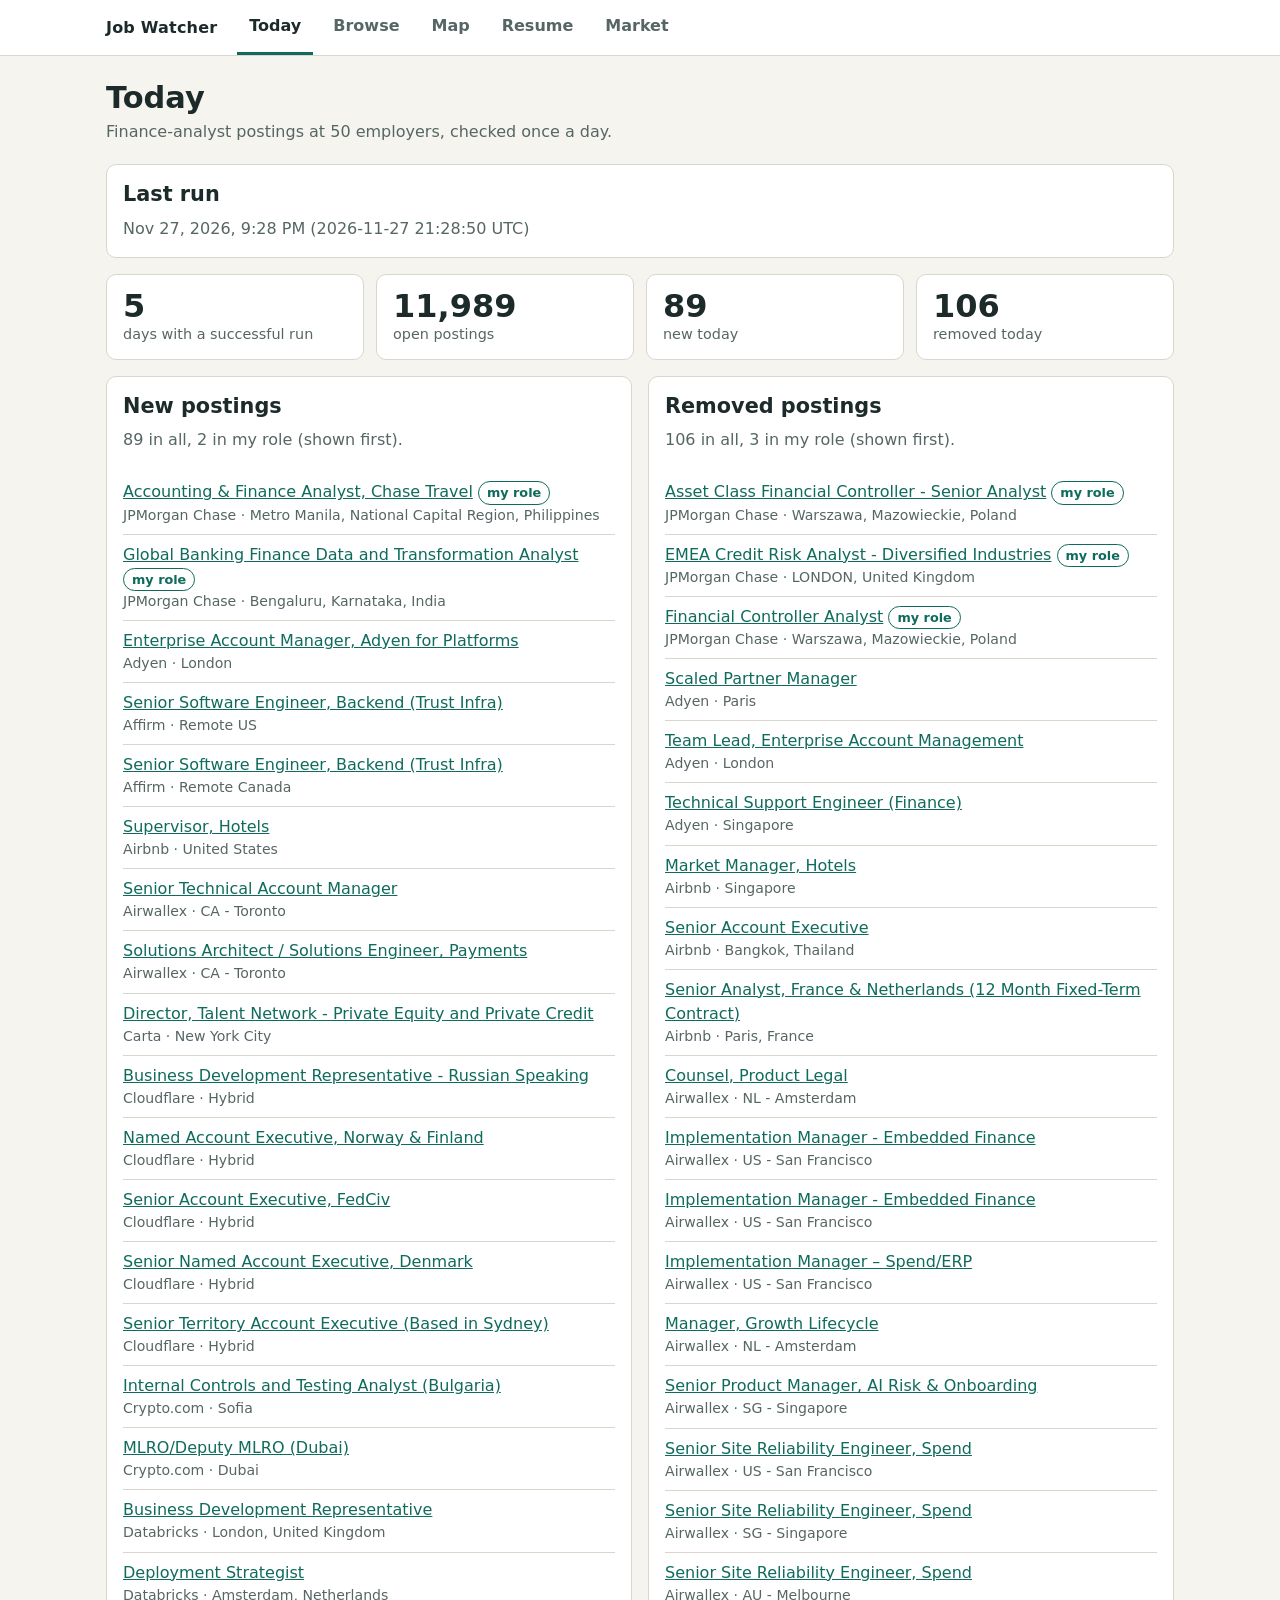
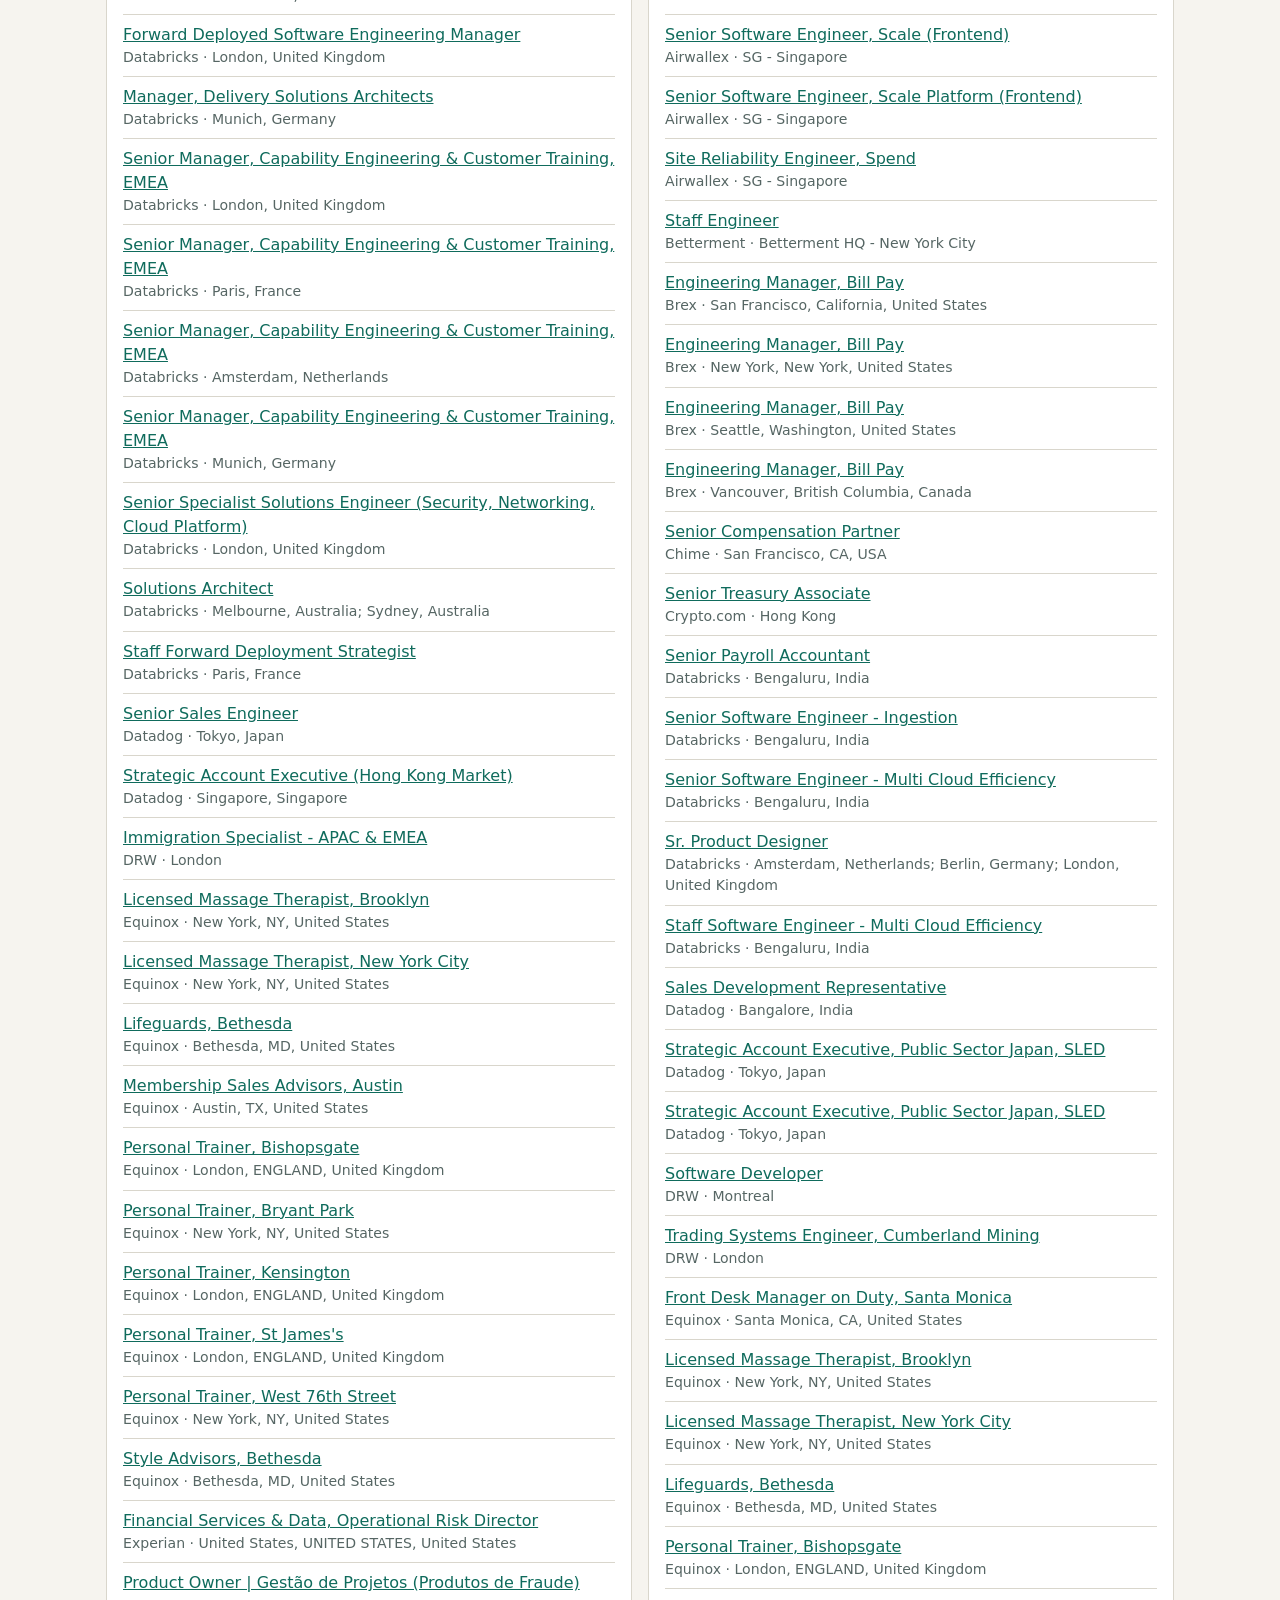
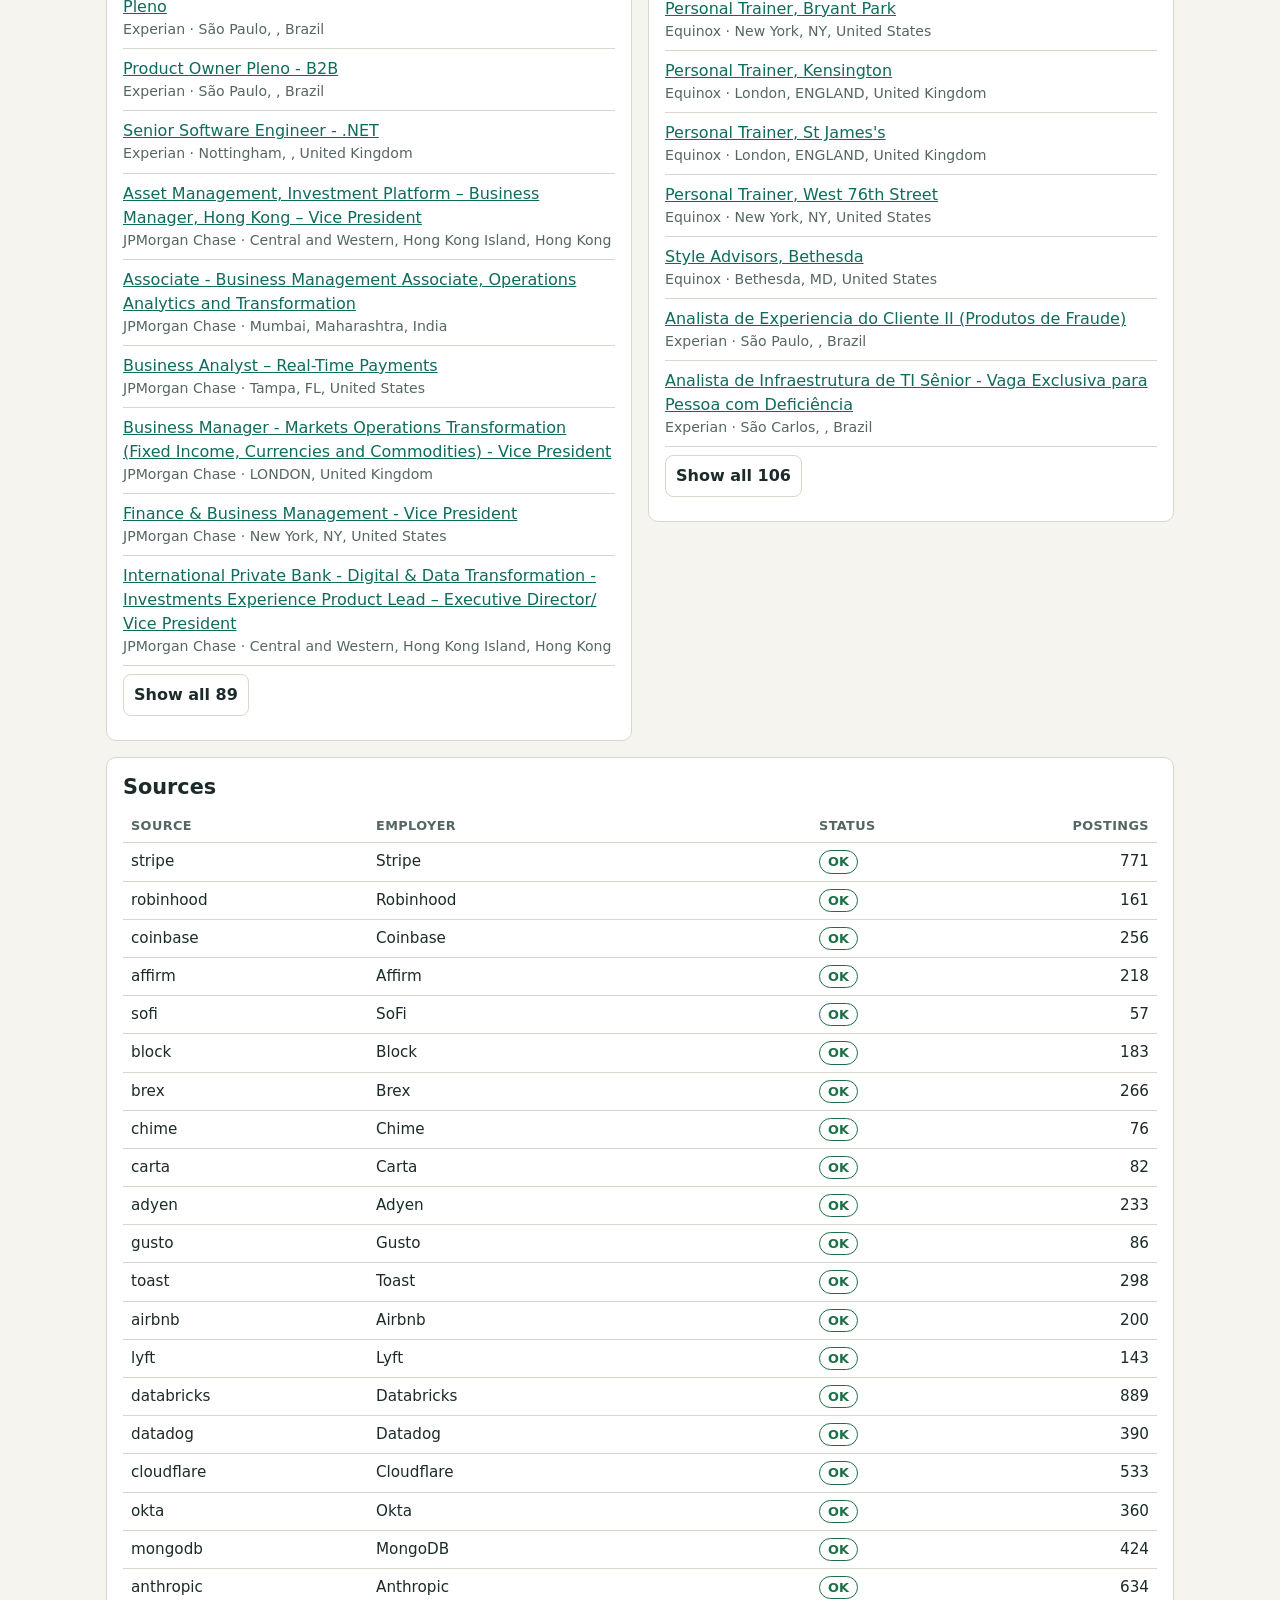
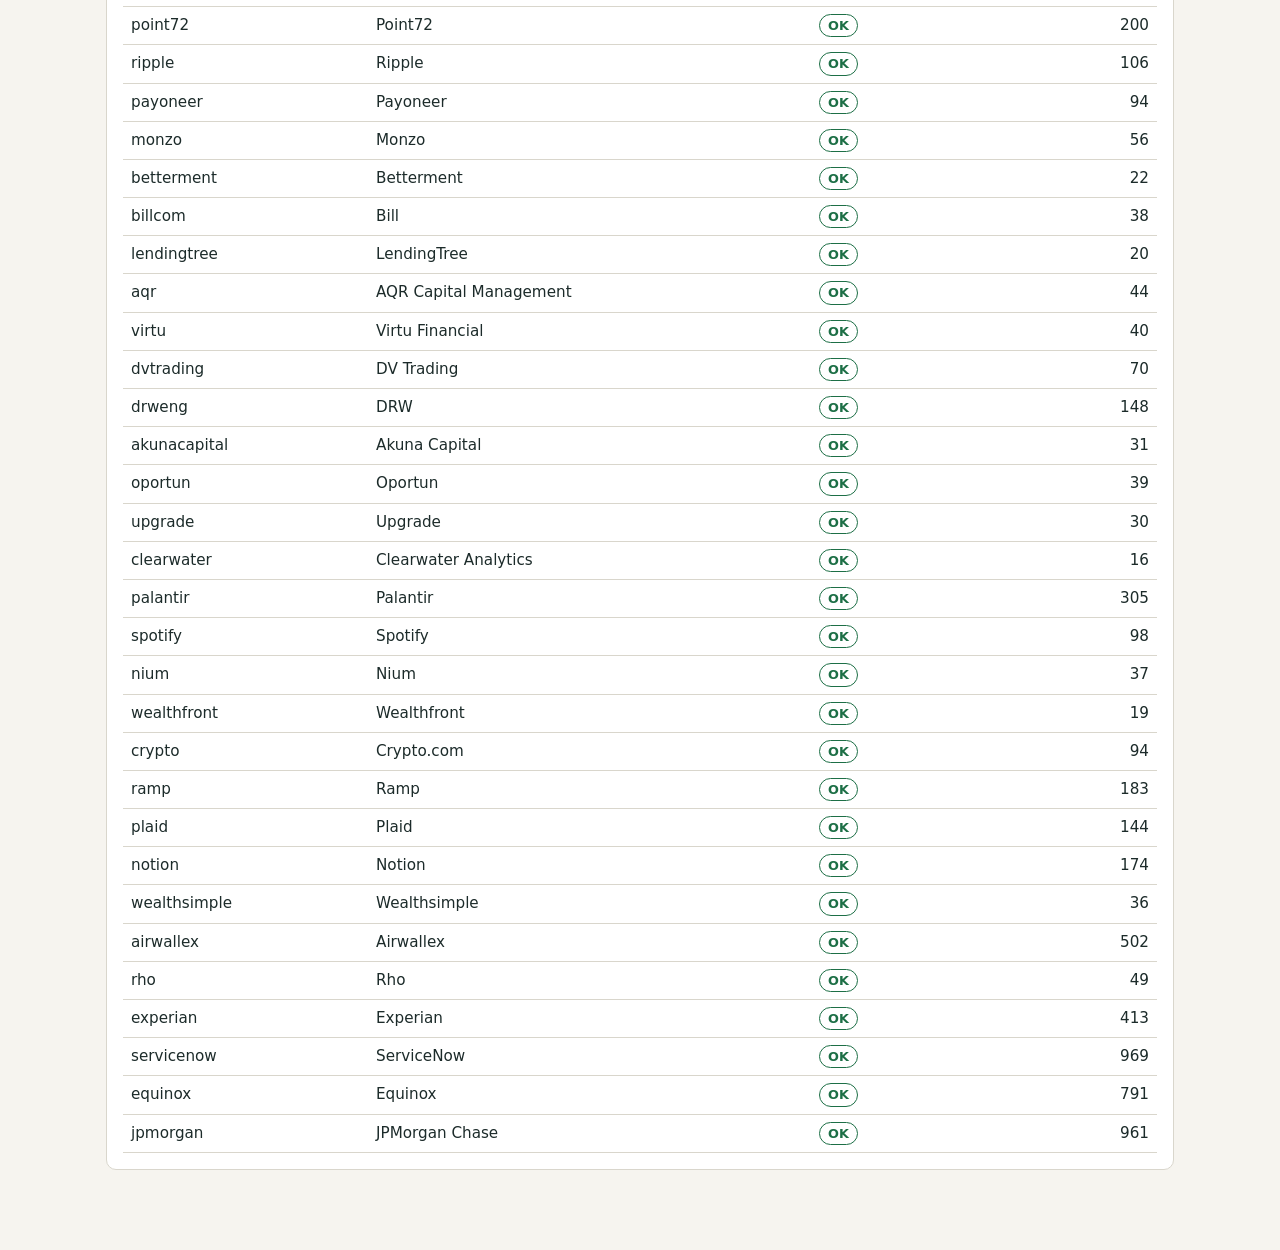
<file: index.html>
<!doctype html>
<html lang="en">
<head>
  <meta charset="utf-8">
  <meta name="viewport" content="width=device-width, initial-scale=1">
  <title>Today · Job Watcher</title>
  <meta name="description" content="What the daily job watcher saw in its latest run.">
  <meta name="theme-color" content="#0f6b5c">
  <link rel="manifest" href="manifest.webmanifest">
  <link rel="icon" href="icons/icon-192.png">
  <link rel="apple-touch-icon" href="icons/icon-192.png">
  <link rel="stylesheet" href="style.css">
</head>
<body>
  <div id="nav"></div>
  <main>
    <h1>Today</h1>
    <p class="sub">Finance-analyst postings at 50 employers, checked once a day.</p>
    <div id="offline" class="banner" hidden>You are offline. This page shows the last data it loaded.</div>
    <div id="error" class="banner" hidden></div>

    <section class="card" aria-labelledby="run-h">
      <h2 id="run-h">Last run</h2>
      <p id="run-time" class="empty">Loading…</p>
      <p id="baseline" class="empty" hidden></p>
    </section>

    <section class="stats" aria-label="Counts from the latest run">
      <div class="stat"><div class="n" id="s-days">–</div><div class="l">days with a successful run</div></div>
      <div class="stat"><div class="n" id="s-open">–</div><div class="l">open postings</div></div>
      <div class="stat"><div class="n" id="s-new">–</div><div class="l">new today</div></div>
      <div class="stat"><div class="n" id="s-removed">–</div><div class="l">removed today</div></div>
    </section>

    <div class="cols">
      <section class="card" aria-labelledby="new-h">
        <h2 id="new-h">New postings</h2>
        <p class="sub" id="new-note"></p>
        <ul class="plist" id="new-list"></ul>
      </section>
      <section class="card" aria-labelledby="rem-h">
        <h2 id="rem-h">Removed postings</h2>
        <p class="sub" id="rem-note"></p>
        <ul class="plist" id="rem-list"></ul>
      </section>
    </div>

    <section class="card" aria-labelledby="src-h">
      <h2 id="src-h">Sources</h2>
      <table>
        <thead><tr><th>Source</th><th>Employer</th><th>Status</th><th class="num">Postings</th></tr></thead>
        <tbody id="sources"></tbody>
      </table>
    </section>
  </main>

  <script src="app.js"></script>
  <script>
    JW.renderNav("index.html");
    JW.watchConnection();
    var LIMIT = 50;

    function list(el, noteEl, rows, emptyText) {
      var sorted = rows.slice().sort(function (a, b) {
        return (b.in_role - a.in_role) || a.employer.localeCompare(b.employer) || a.title.localeCompare(b.title);
      });
      if (!rows.length) { el.innerHTML = '<li class="empty">' + emptyText + "</li>"; noteEl.textContent = ""; return; }
      var inRole = rows.filter(function (r) { return r.in_role; }).length;
      noteEl.textContent = rows.length + " in all, " + inRole + " in my role (shown first).";
      function draw(all) {
        el.innerHTML = sorted.slice(0, all ? sorted.length : LIMIT).map(function (r) {
          return '<li><a href="' + JW.esc(r.url) + '" target="_blank" rel="noopener">' + JW.esc(r.title || "(untitled)") + "</a>" +
            (r.in_role ? ' <span class="badge role">my role</span>' : "") +
            '<div class="meta">' + JW.esc([r.employer, r.location].filter(Boolean).join(" · ")) + "</div></li>";
        }).join("");
        if (!all && sorted.length > LIMIT) {
          var li = document.createElement("li");
          li.innerHTML = '<button type="button">Show all ' + sorted.length + "</button>";
          li.firstChild.onclick = function () { draw(true); };
          el.appendChild(li);
        }
      }
      draw(false);
    }

    JW.loadData().then(function (d) {
      var s = d.status, rows = d.rows, date = d.runDate;
      document.getElementById("run-time").textContent = JW.formatRunTime(s.run_time);
      document.getElementById("s-days").textContent = s.days_with_success;
      document.getElementById("s-open").textContent = s.open.toLocaleString();
      document.getElementById("s-new").textContent = s.new_today.toLocaleString();
      document.getElementById("s-removed").textContent = s.removed_today.toLocaleString();

      if (s.days_with_success <= 1) {
        var b = document.getElementById("baseline");
        b.hidden = false;
        b.textContent = "This is the first day of data (" + s.first_run_date + "). Every posting found today is the starting baseline, " +
          "so new and removed postings begin with the next run.";
      }

      var employer = {};
      rows.forEach(function (r) { employer[r.source] = r.employer; });
      document.getElementById("sources").innerHTML = s.sources.map(function (x) {
        return "<tr><td>" + JW.esc(x.name) + "</td><td>" + JW.esc(employer[x.name] || "") + "</td><td>" +
          (x.ok ? '<span class="badge ok">OK</span>' : '<span class="badge bad">Failed</span>') +
          '</td><td class="num">' + x.count.toLocaleString() + "</td></tr>";
      }).join("");

      list(document.getElementById("new-list"), document.getElementById("new-note"),
        rows.filter(function (r) { return r.first_seen === date && !r.first_run; }),
        "No new postings in the latest run.");
      list(document.getElementById("rem-list"), document.getElementById("rem-note"),
        rows.filter(function (r) { return r.status === "removed" && r.removed_date === date; }),
        "No postings were removed in the latest run.");
    }).catch(function (e) {
      document.getElementById("run-time").textContent = "No data yet.";
      var box = document.getElementById("error");
      box.hidden = false;
      box.textContent = "Could not load the data files: " + e.message;
    });
  </script>
</body>
</html>
</file>
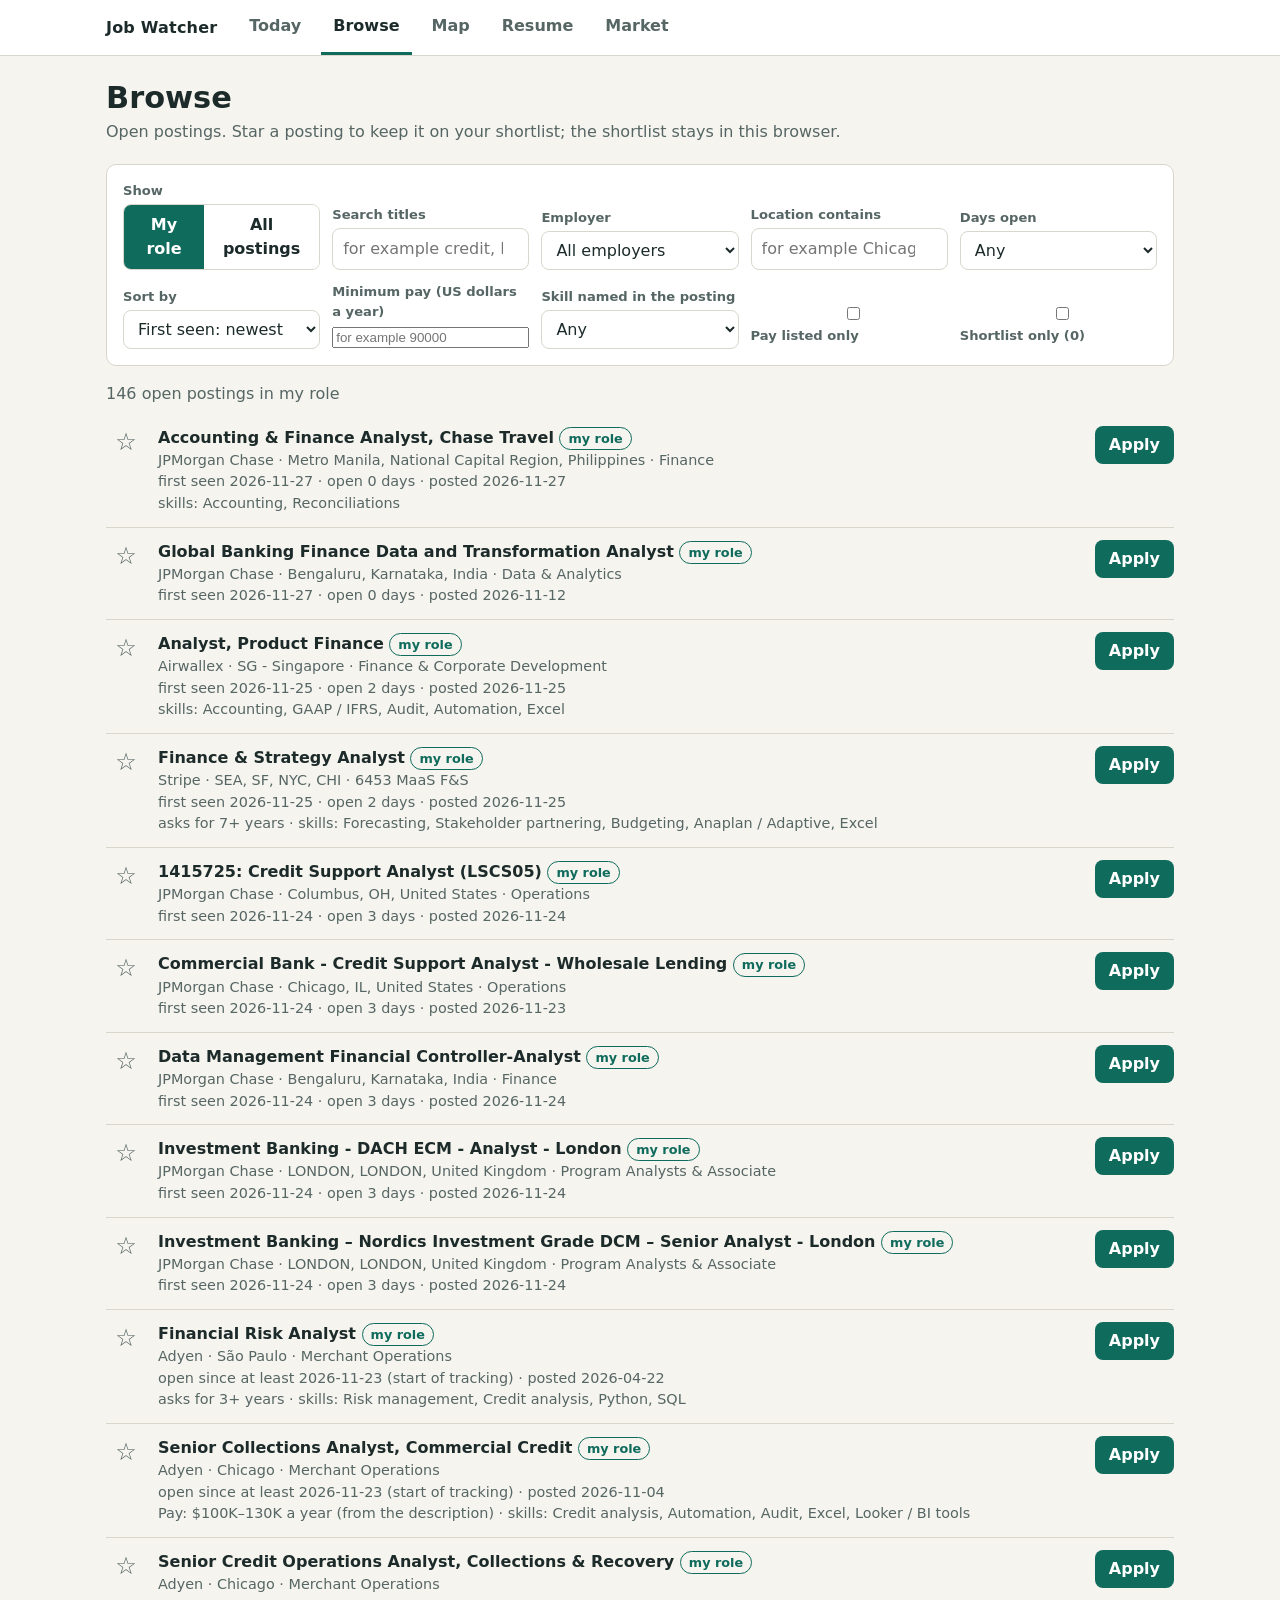
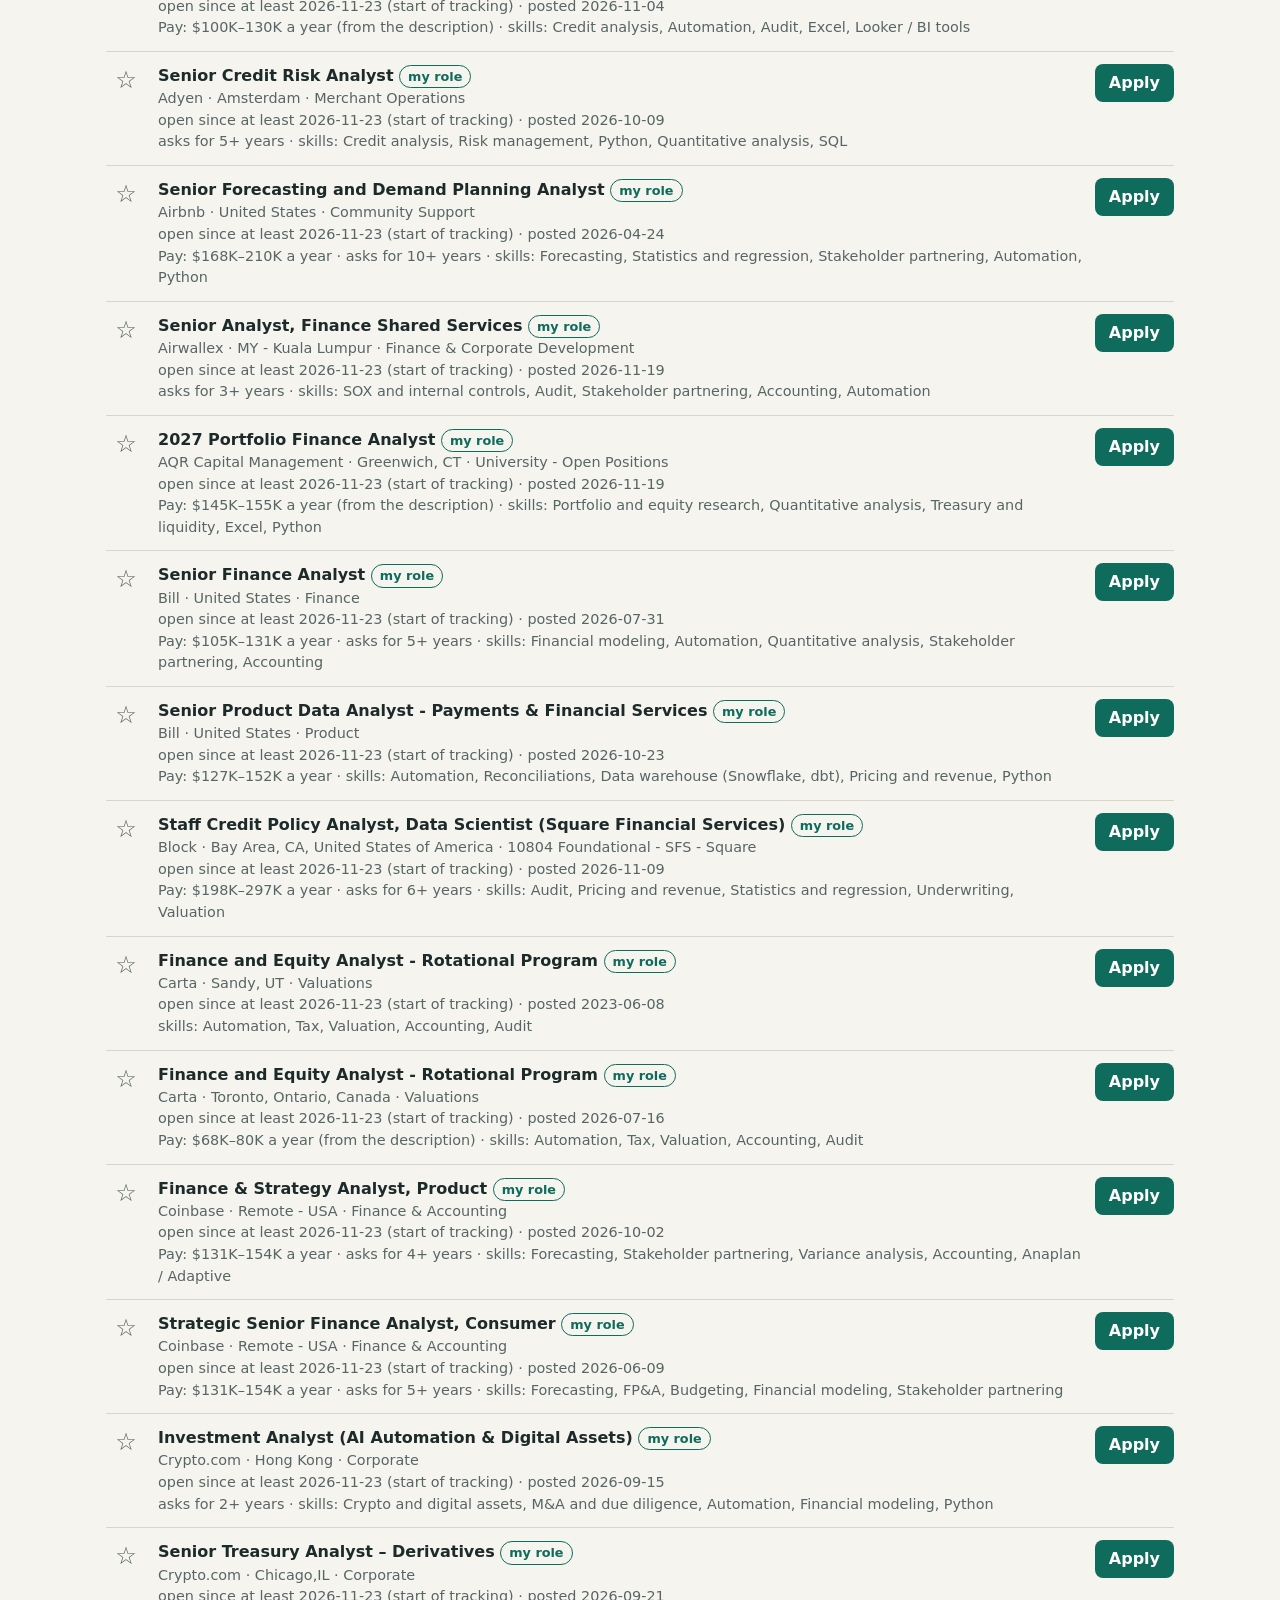
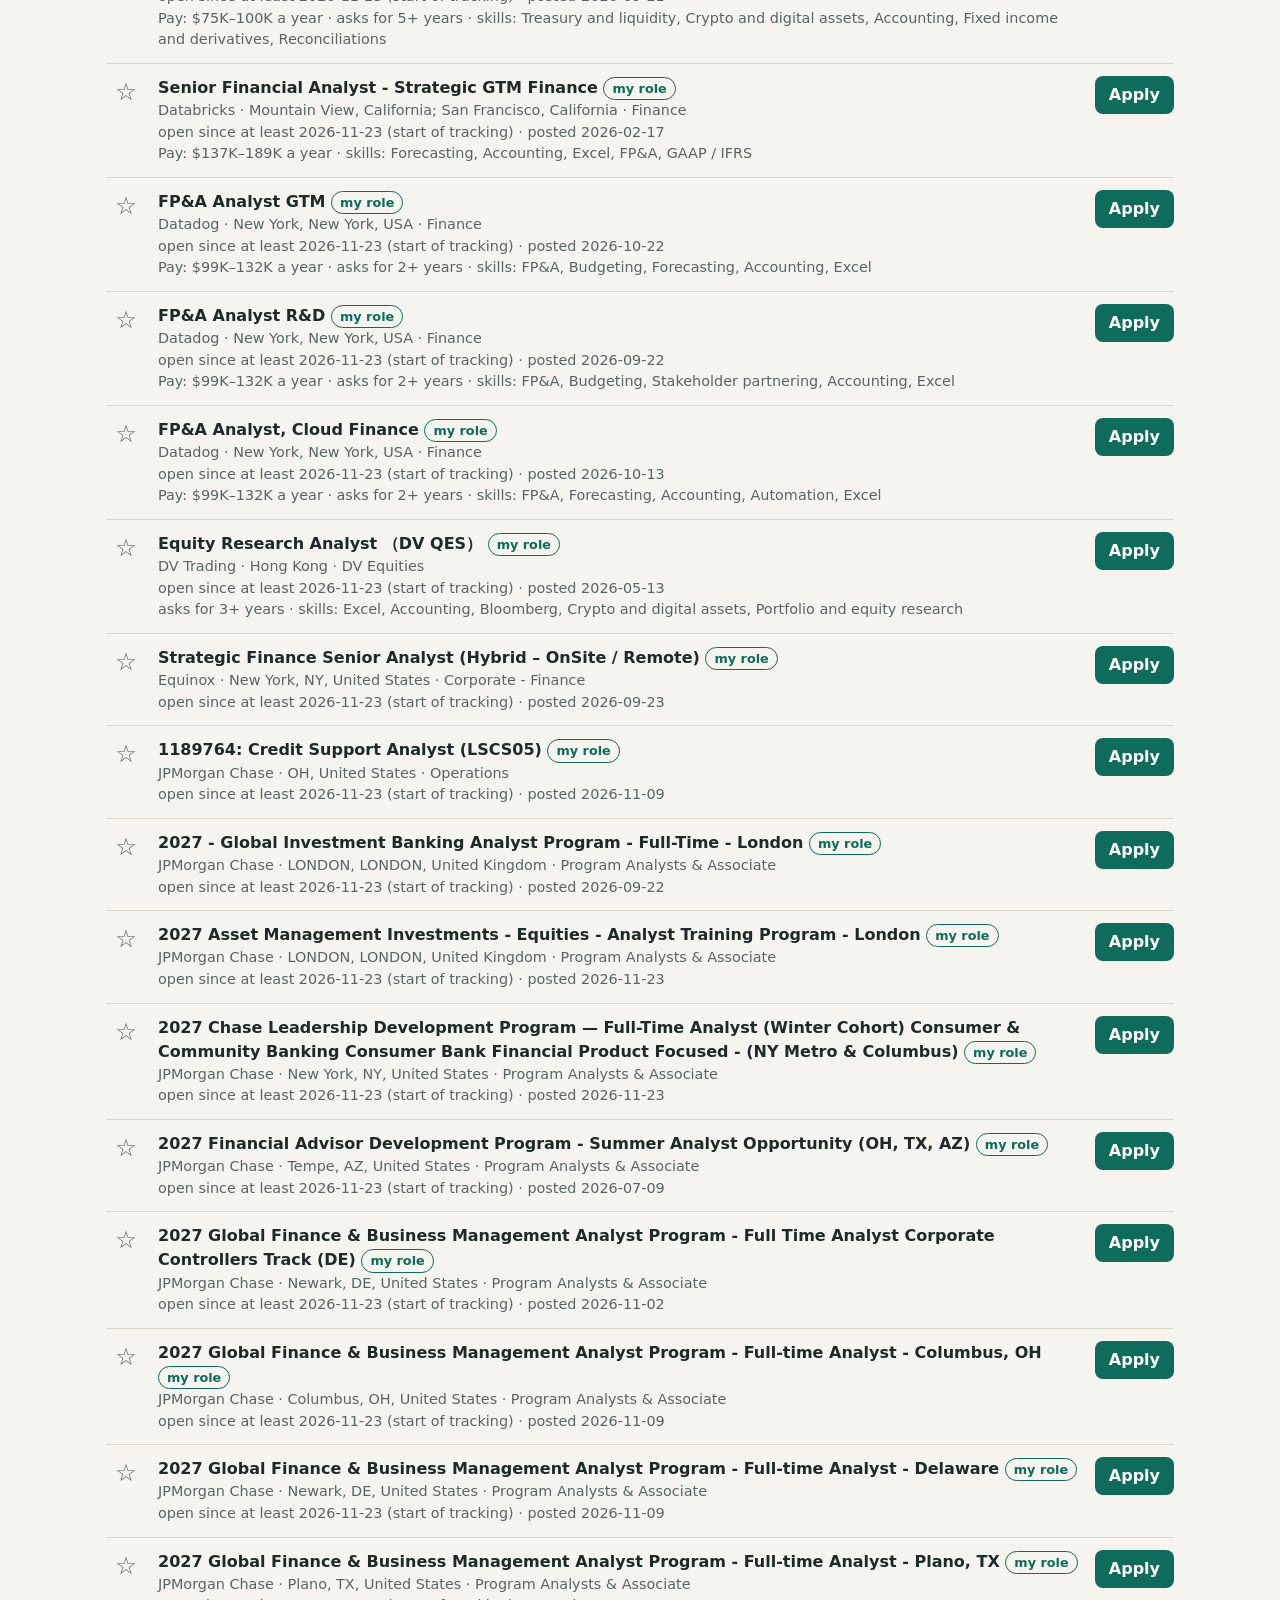
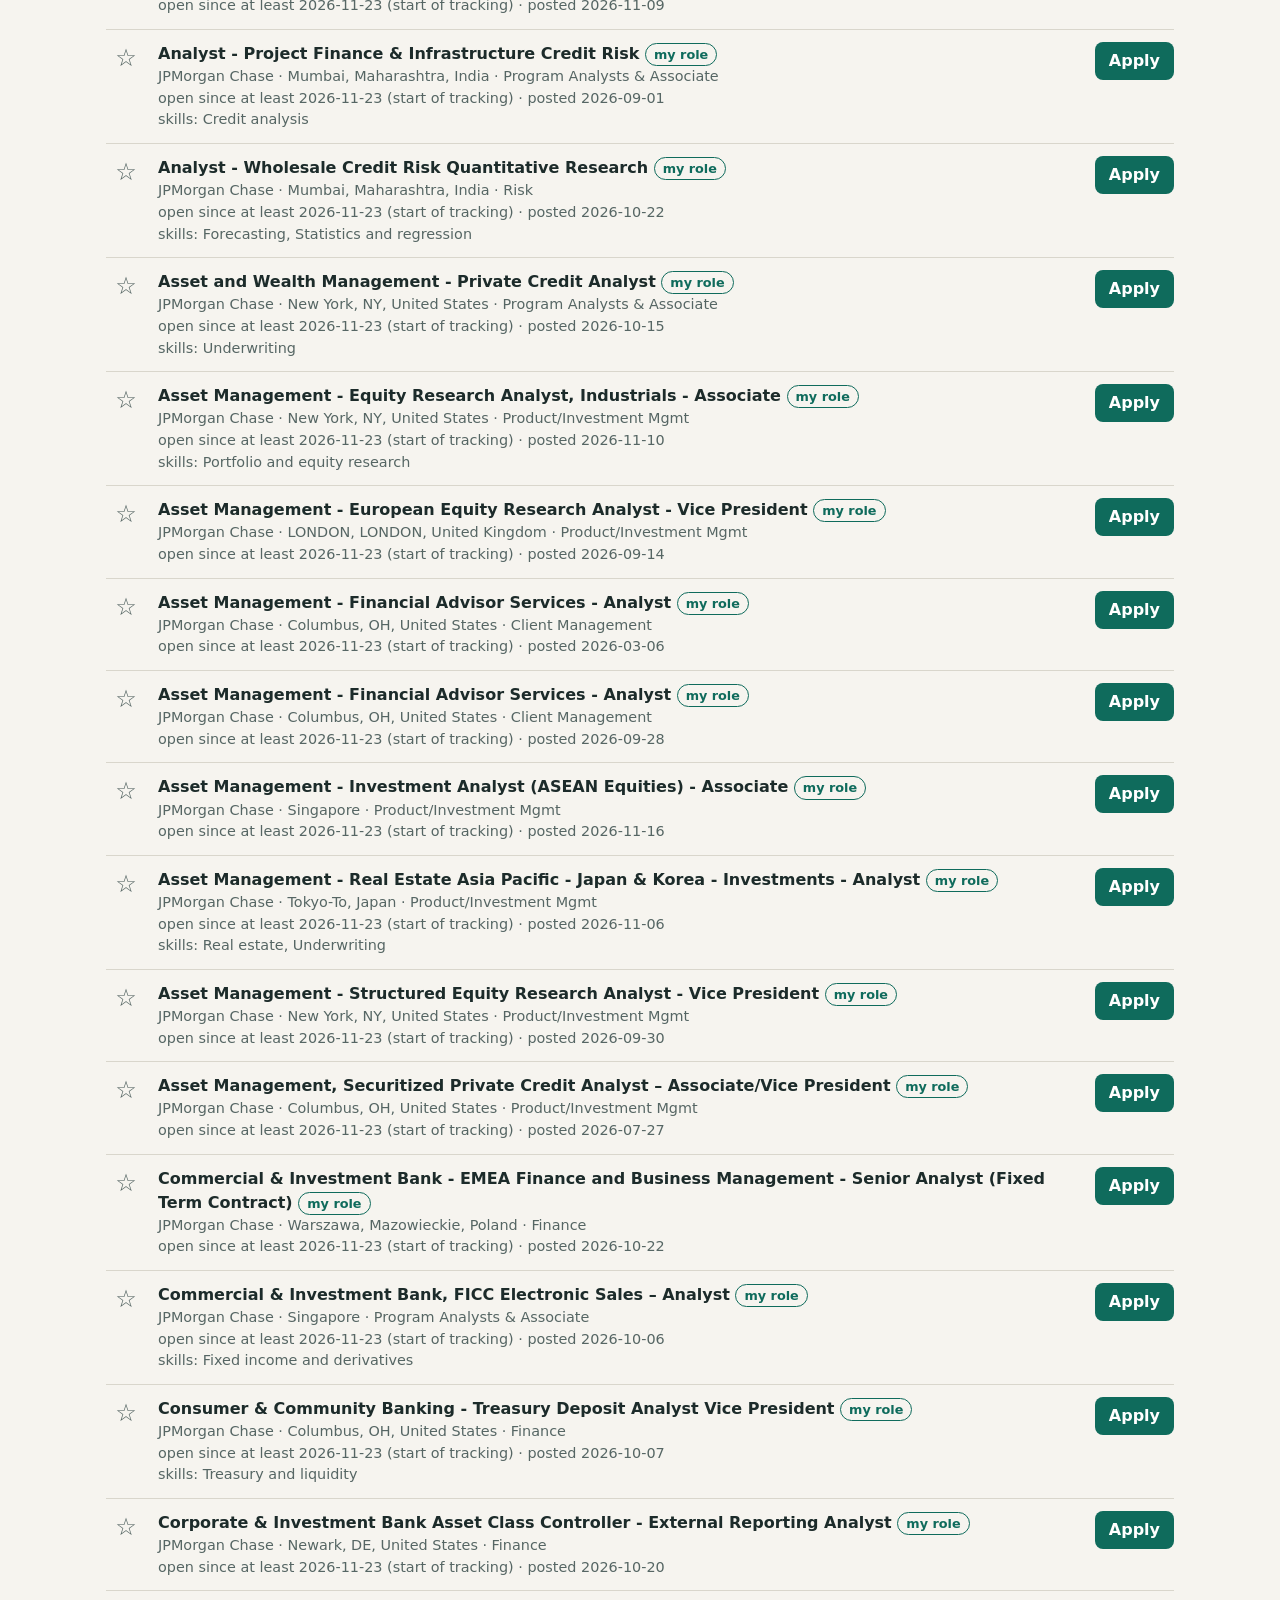
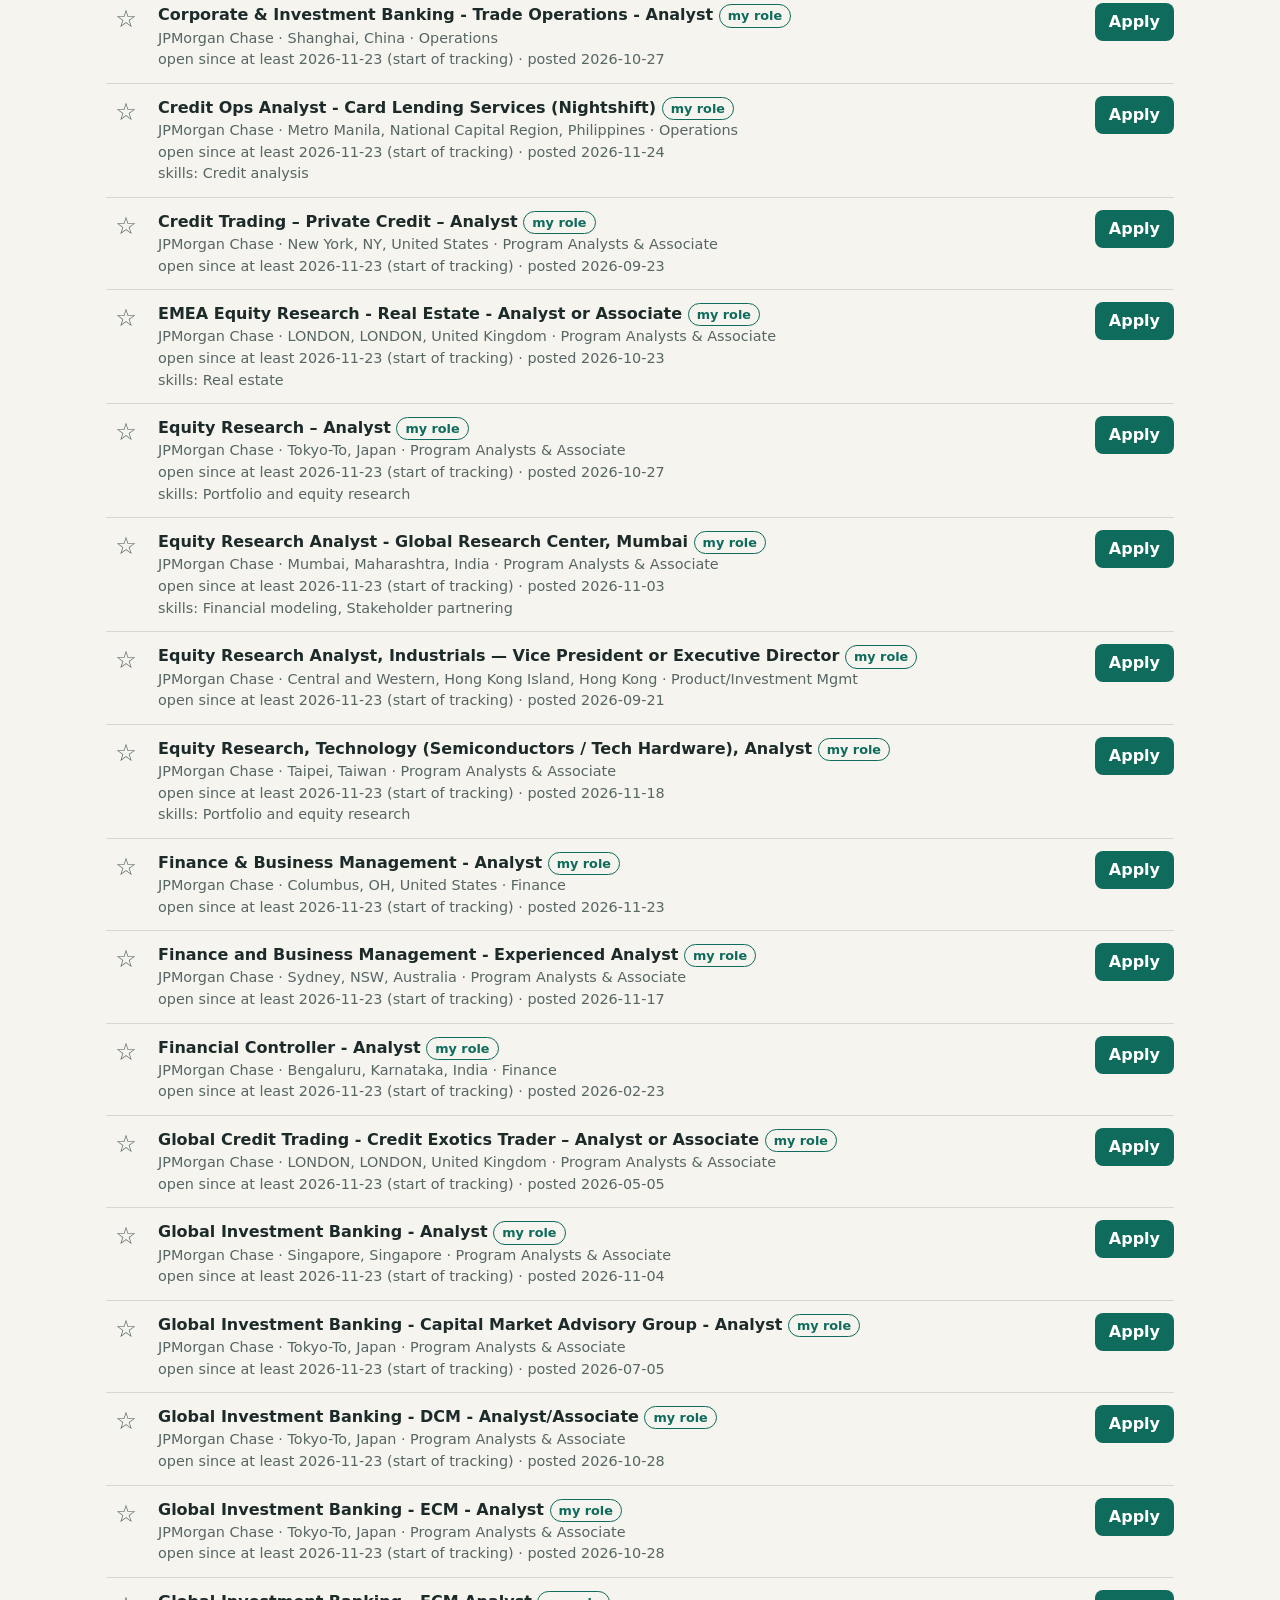
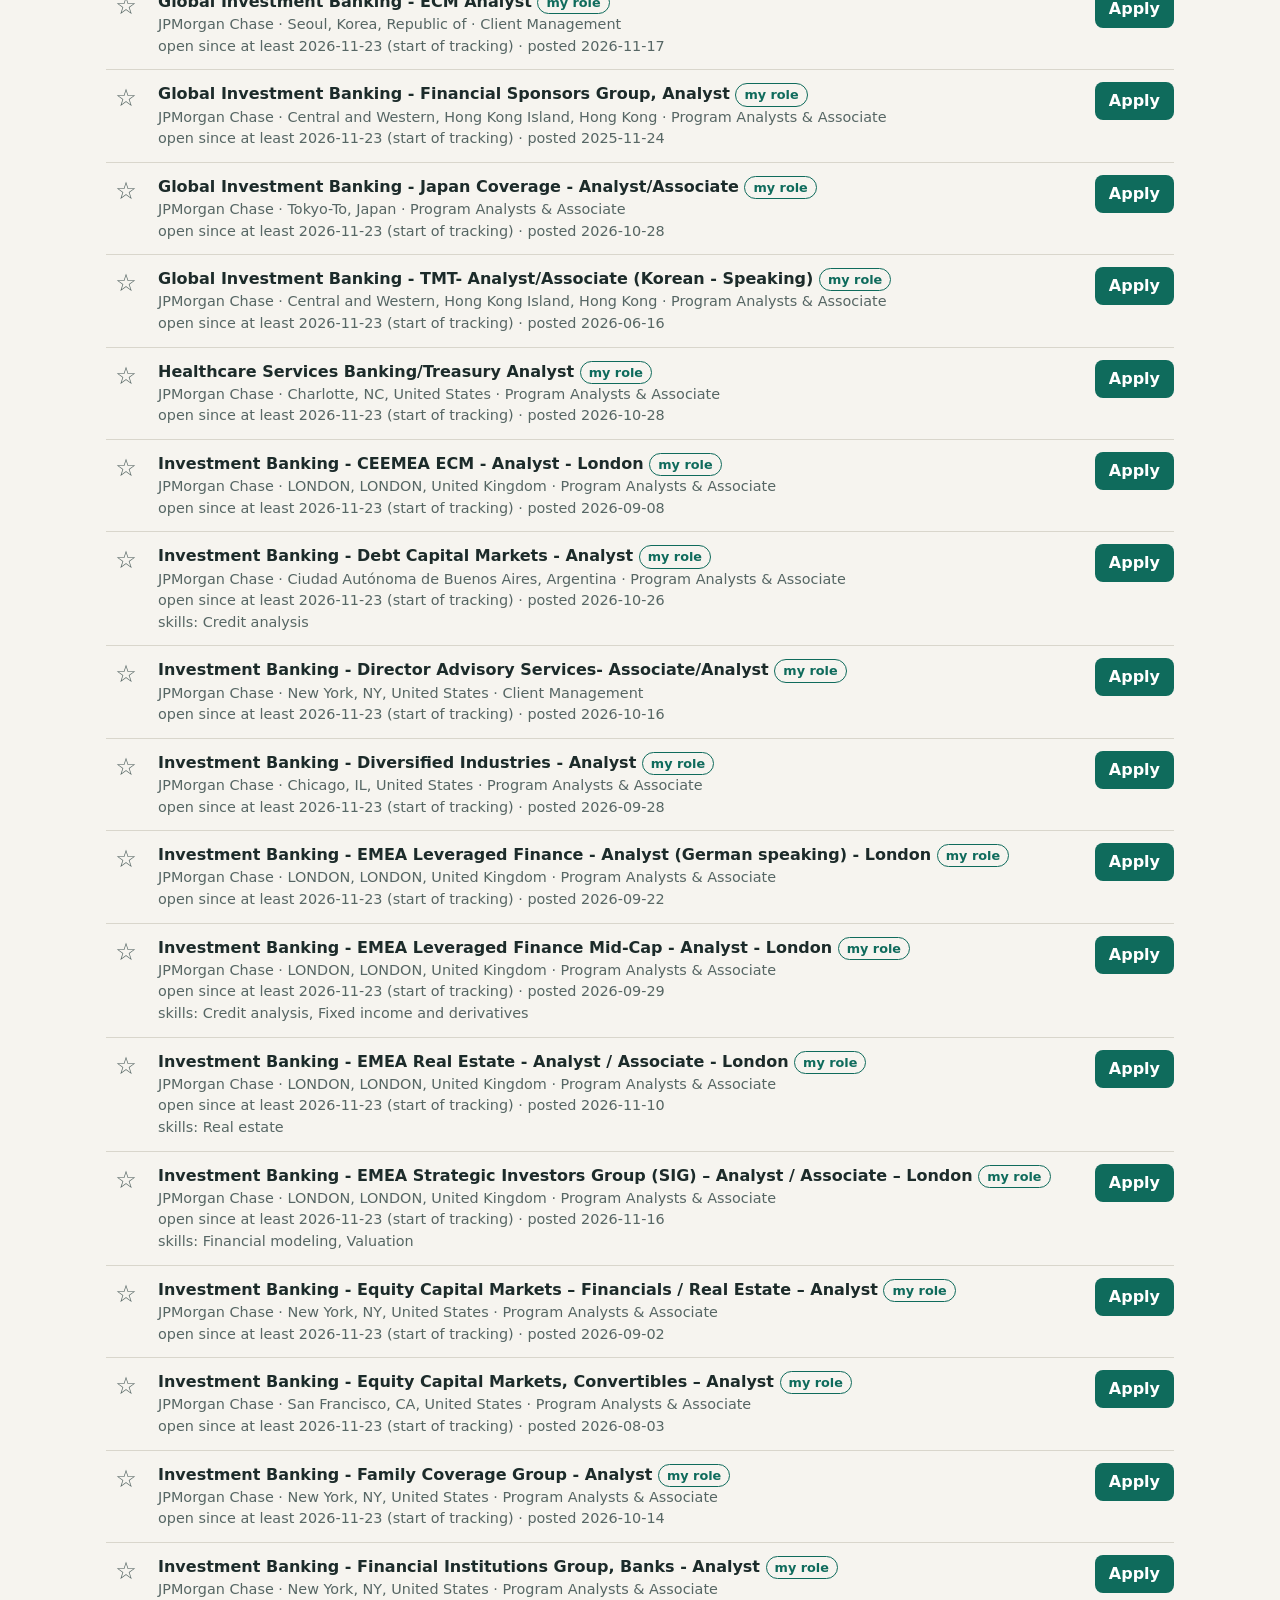
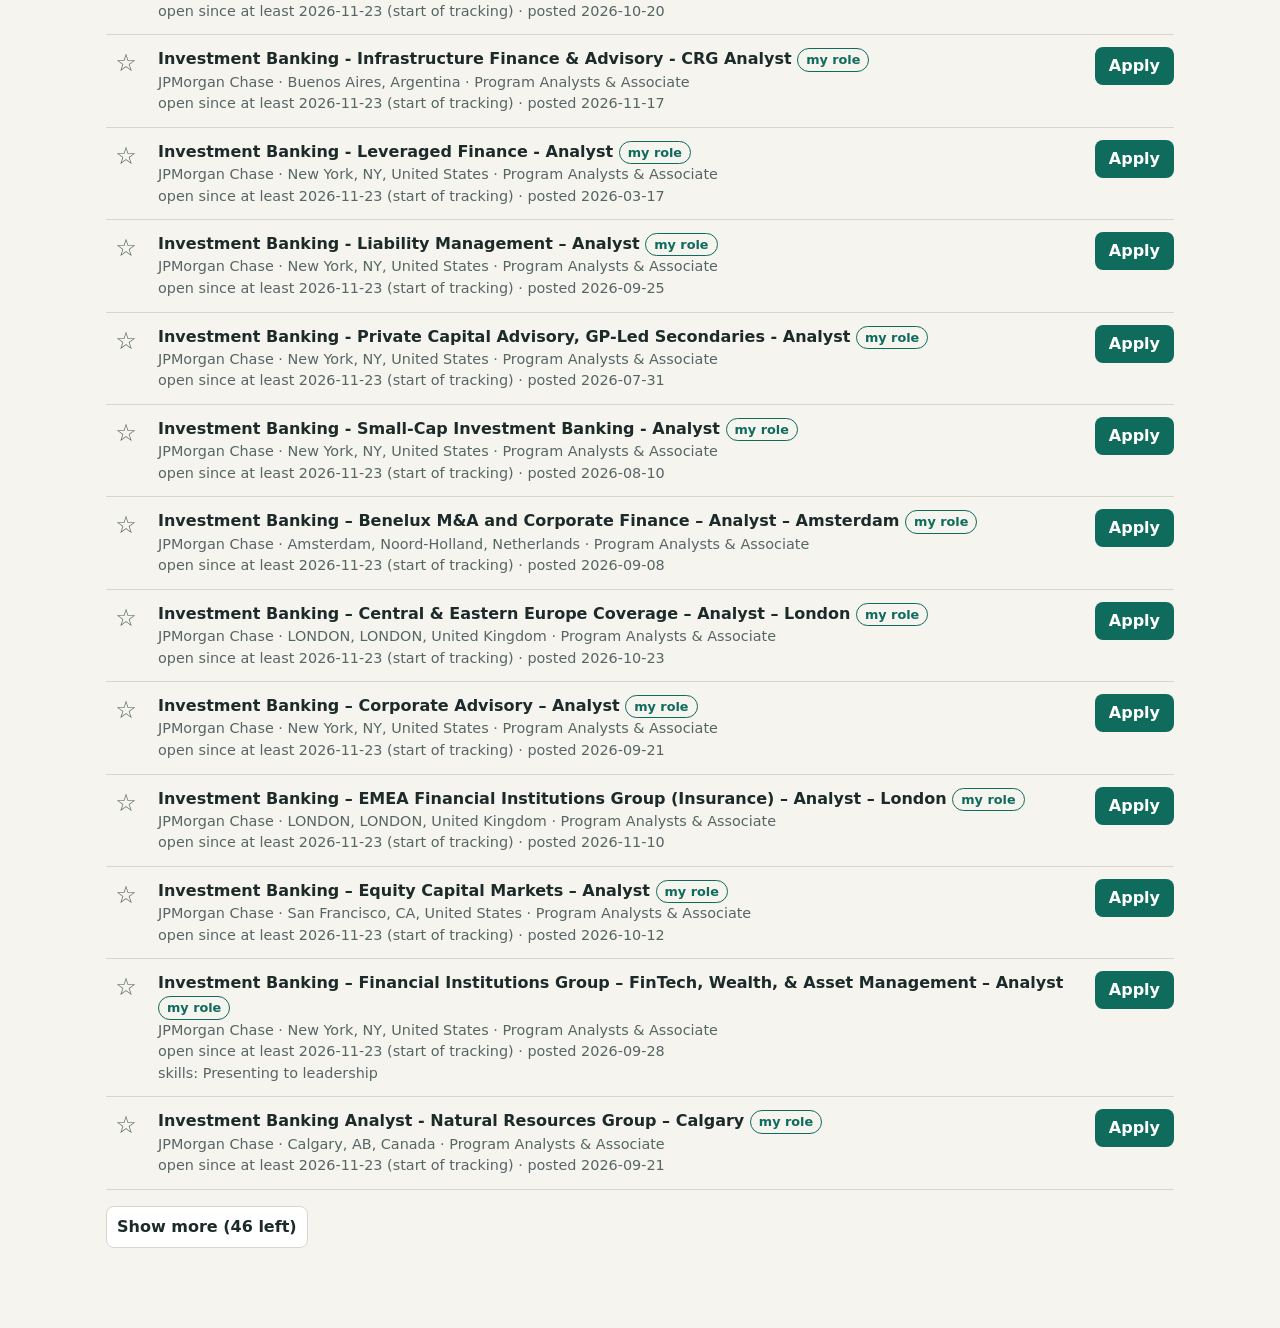
<file: browse.html>
<!doctype html>
<html lang="en">
<head>
  <meta charset="utf-8">
  <meta name="viewport" content="width=device-width, initial-scale=1">
  <title>Browse · Job Watcher</title>
  <meta name="description" content="Search and filter the open postings the job watcher is tracking.">
  <meta name="theme-color" content="#0f6b5c">
  <link rel="manifest" href="manifest.webmanifest">
  <link rel="icon" href="icons/icon-192.png">
  <link rel="apple-touch-icon" href="icons/icon-192.png">
  <link rel="stylesheet" href="style.css">
</head>
<body>
  <div id="nav"></div>
  <main>
    <h1>Browse</h1>
    <p class="sub">Open postings. Star a posting to keep it on your shortlist; the shortlist stays in this browser.</p>
    <div id="offline" class="banner" hidden>You are offline. This page shows the last data it loaded.</div>
    <div id="error" class="banner" hidden></div>

    <form class="card controls" id="controls" onsubmit="return false" aria-label="Filters">
      <div>
        <label id="scope-l">Show</label>
        <div class="seg" role="group" aria-labelledby="scope-l">
          <button type="button" id="scope-role" aria-pressed="true">My role</button>
          <button type="button" id="scope-all" aria-pressed="false">All postings</button>
        </div>
      </div>
      <div><label for="q">Search titles</label><input type="search" id="q" placeholder="for example credit, FP&amp;A"></div>
      <div><label for="employer">Employer</label><select id="employer"><option value="">All employers</option></select></div>
      <div><label for="location">Location contains</label><input type="text" id="location" list="locations" placeholder="for example Chicago"><datalist id="locations"></datalist></div>
      <div><label for="days">Days open</label>
        <select id="days">
          <option value="">Any</option>
          <option value="1">1 day or less</option>
          <option value="7">7 days or less</option>
          <option value="14">14 days or less</option>
          <option value="30">30 days or less</option>
          <option value="31">More than 30 days</option>
        </select></div>
      <div><label for="sort">Sort by</label>
        <select id="sort"><option value="new">First seen: newest</option><option value="old">First seen: oldest</option>
          <option value="pay">Pay: highest first (US dollars)</option></select></div>
      <div><label for="minpay">Minimum pay (US dollars a year)</label><input type="number" id="minpay" min="0" step="5000" placeholder="for example 90000"></div>
      <div><label for="skill">Skill named in the posting</label><select id="skill"><option value="">Any</option></select></div>
      <div><label><input type="checkbox" id="paid"> Pay listed only</label></div>
      <div><label><input type="checkbox" id="starred"> Shortlist only (<span id="star-count">0</span>)</label></div>
    </form>

    <p class="count" id="count" aria-live="polite">Loading…</p>
    <div id="jobs"></div>
    <p><button type="button" id="more" hidden>Show more</button></p>
  </main>

  <script src="app.js"></script>
  <script>
    JW.renderNav("browse.html");
    JW.watchConnection();
    var PAGE = 100, shown = PAGE, data = null, scopeRole = true, skillNames = {};
    var $ = function (id) { return document.getElementById(id); };

    function setScope(role) {
      scopeRole = role;
      $("scope-role").setAttribute("aria-pressed", role);
      $("scope-all").setAttribute("aria-pressed", !role);
      shown = PAGE; render();
    }

    function usd(r) { return !r.salary_currency || r.salary_currency === "USD"; }
    function payOf(r) { return usd(r) ? (r.salary_max || r.salary_min || 0) : 0; }
    function daysOpenOf(r) { return JW.daysBetween(r.first_seen, data.runDate); }

    function filtered() {
      var q = $("q").value.trim().toLowerCase().split(/\s+/).filter(Boolean);
      var emp = $("employer").value, loc = $("location").value.trim().toLowerCase();
      var days = $("days").value, starredOnly = $("starred").checked;
      var skill = $("skill").value, minpay = +$("minpay").value || 0;
      var saved = JW.shortlist.ids();
      var out = data.open.filter(function (r) {
        if (scopeRole && !r.in_role) return false;
        if (emp && r.employer !== emp) return false;
        if (loc && r.location.toLowerCase().indexOf(loc) === -1) return false;
        if (starredOnly && saved.indexOf(r.posting_id) === -1) return false;
        if (skill && !r.skills[skill]) return false;
        if ($("paid").checked && !r.salary_min) return false;
        if (minpay && (!usd(r) || (r.salary_max || r.salary_min || 0) < minpay)) return false; // only US-dollar pay is comparable
        if (q.length) { var t = r.title.toLowerCase(); if (!q.every(function (w) { return t.indexOf(w) !== -1; })) return false; }
        if (days) { var d = daysOpenOf(r); if (days === "31" ? d <= 30 : d > +days) return false; }
        return true;
      });
      var dir = $("sort").value === "new" ? -1 : 1;
      out.sort(function (a, b) {
        if ($("sort").value === "pay") return payOf(b) - payOf(a) ||
          a.employer.localeCompare(b.employer) || a.title.localeCompare(b.title);
        return dir * (a.first_seen < b.first_seen ? -1 : a.first_seen > b.first_seen ? 1 : 0) ||
          a.employer.localeCompare(b.employer) || a.title.localeCompare(b.title);
      });
      return out;
    }

    function render() {
      var rows = filtered(), saved = JW.shortlist.ids();
      $("star-count").textContent = saved.length;
      $("count").textContent = rows.length.toLocaleString() + " open posting" + (rows.length === 1 ? "" : "s") +
        (scopeRole ? " in my role" : "");
      $("jobs").innerHTML = rows.slice(0, shown).map(function (r) {
        var on = saved.indexOf(r.posting_id) !== -1, d = daysOpenOf(r);
        var seen = r.first_run
          ? "open since at least " + r.first_seen + " (start of tracking)"
          : "first seen " + r.first_seen + " · open " + d + (d === 1 ? " day" : " days");
        var pay = JW.formatPay(r);
        var skillLabels = Object.keys(r.skills).sort(function (x, y) { return r.skills[y] - r.skills[x]; }).slice(0, 5)
          .map(function (id) { return skillNames[id] || id; });
        var more = [pay ? "Pay: " + pay + (r.salary_source === "text" ? " (from the description)" : "") : "",
          r.min_years ? "asks for " + r.min_years + "+ years" : "",
          skillLabels.length ? "skills: " + skillLabels.join(", ") : ""].filter(Boolean).join(" \u00b7 ");
        return '<div class="job"><button type="button" class="star" data-id="' + JW.esc(r.posting_id) + '" aria-pressed="' + on +
          '" aria-label="' + (on ? "Remove from shortlist: " : "Add to shortlist: ") + JW.esc(r.title) + '">' + (on ? "★" : "☆") + "</button>" +
          '<div><div class="title">' + JW.esc(r.title || "(untitled)") + (r.in_role ? ' <span class="badge role">my role</span>' : "") + "</div>" +
          '<div class="meta">' + JW.esc([r.employer, r.location, r.department].filter(Boolean).join(" · ")) + "</div>" +
          '<div class="meta">' + JW.esc(seen) + (r.posted_date ? " · posted " + JW.esc(r.posted_date) : "") + "</div>" +
          (more ? '<div class="meta">' + JW.esc(more) + "</div>" : "") + "</div>" +
          '<a class="apply" href="' + JW.esc(r.url) + '" target="_blank" rel="noopener">Apply</a></div>';
      }).join("");
      $("more").hidden = rows.length <= shown;
      $("more").textContent = "Show more (" + (rows.length - shown) + " left)";
    }

    $("jobs").addEventListener("click", function (e) {
      var b = e.target.closest(".star");
      if (!b) return;
      JW.shortlist.toggle(b.getAttribute("data-id"));
      render();
    });
    $("more").onclick = function () { shown += PAGE; render(); };
    $("scope-role").onclick = function () { setScope(true); };
    $("scope-all").onclick = function () { setScope(false); };
    ["q", "employer", "location", "days", "sort", "starred", "minpay", "skill", "paid"].forEach(function (id) {
      $(id).addEventListener("input", function () { shown = PAGE; render(); });
    });

    Promise.all([JW.loadData(), JW.getSkills()]).then(function (all) {
      var d = all[0];
      d.open = d.rows.filter(function (r) { return r.status === "open"; });
      data = d;
      var counts = {};
      d.open.forEach(function (r) { Object.keys(r.skills).forEach(function (id) { counts[id] = (counts[id] || 0) + 1; }); });
      all[1].forEach(function (s) { skillNames[s.id] = s.label; });
      $("skill").insertAdjacentHTML("beforeend", Object.keys(counts).sort(function (a, b) { return counts[b] - counts[a]; }).map(function (id) {
        return '<option value="' + id + '">' + JW.esc(skillNames[id] || id) + " (" + counts[id] + ")</option>";
      }).join(""));
      var emps = {}, locs = {};
      d.open.forEach(function (r) { emps[r.employer] = 1; locs[r.location] = (locs[r.location] || 0) + 1; });
      $("employer").insertAdjacentHTML("beforeend", Object.keys(emps).sort().map(function (e) {
        return '<option value="' + JW.esc(e) + '">' + JW.esc(e) + "</option>";
      }).join(""));
      $("locations").innerHTML = Object.keys(locs).sort(function (a, b) { return locs[b] - locs[a]; }).slice(0, 60).map(function (l) {
        return '<option value="' + JW.esc(l) + '">';
      }).join("");
      // links from the Map page arrive with ?location=...&scope=all
      var qs = new URLSearchParams(window.location.search);
      if (qs.get("location")) $("location").value = qs.get("location");
      if (qs.get("employer")) $("employer").value = qs.get("employer");
      if (qs.get("scope") === "all") scopeRole = false;
      $("scope-role").setAttribute("aria-pressed", scopeRole);
      $("scope-all").setAttribute("aria-pressed", !scopeRole);
      render();
    }).catch(function (e) {
      $("count").textContent = "No data yet.";
      var box = $("error"); box.hidden = false; box.textContent = "Could not load the data files: " + e.message;
    });
  </script>
</body>
</html>
</file>
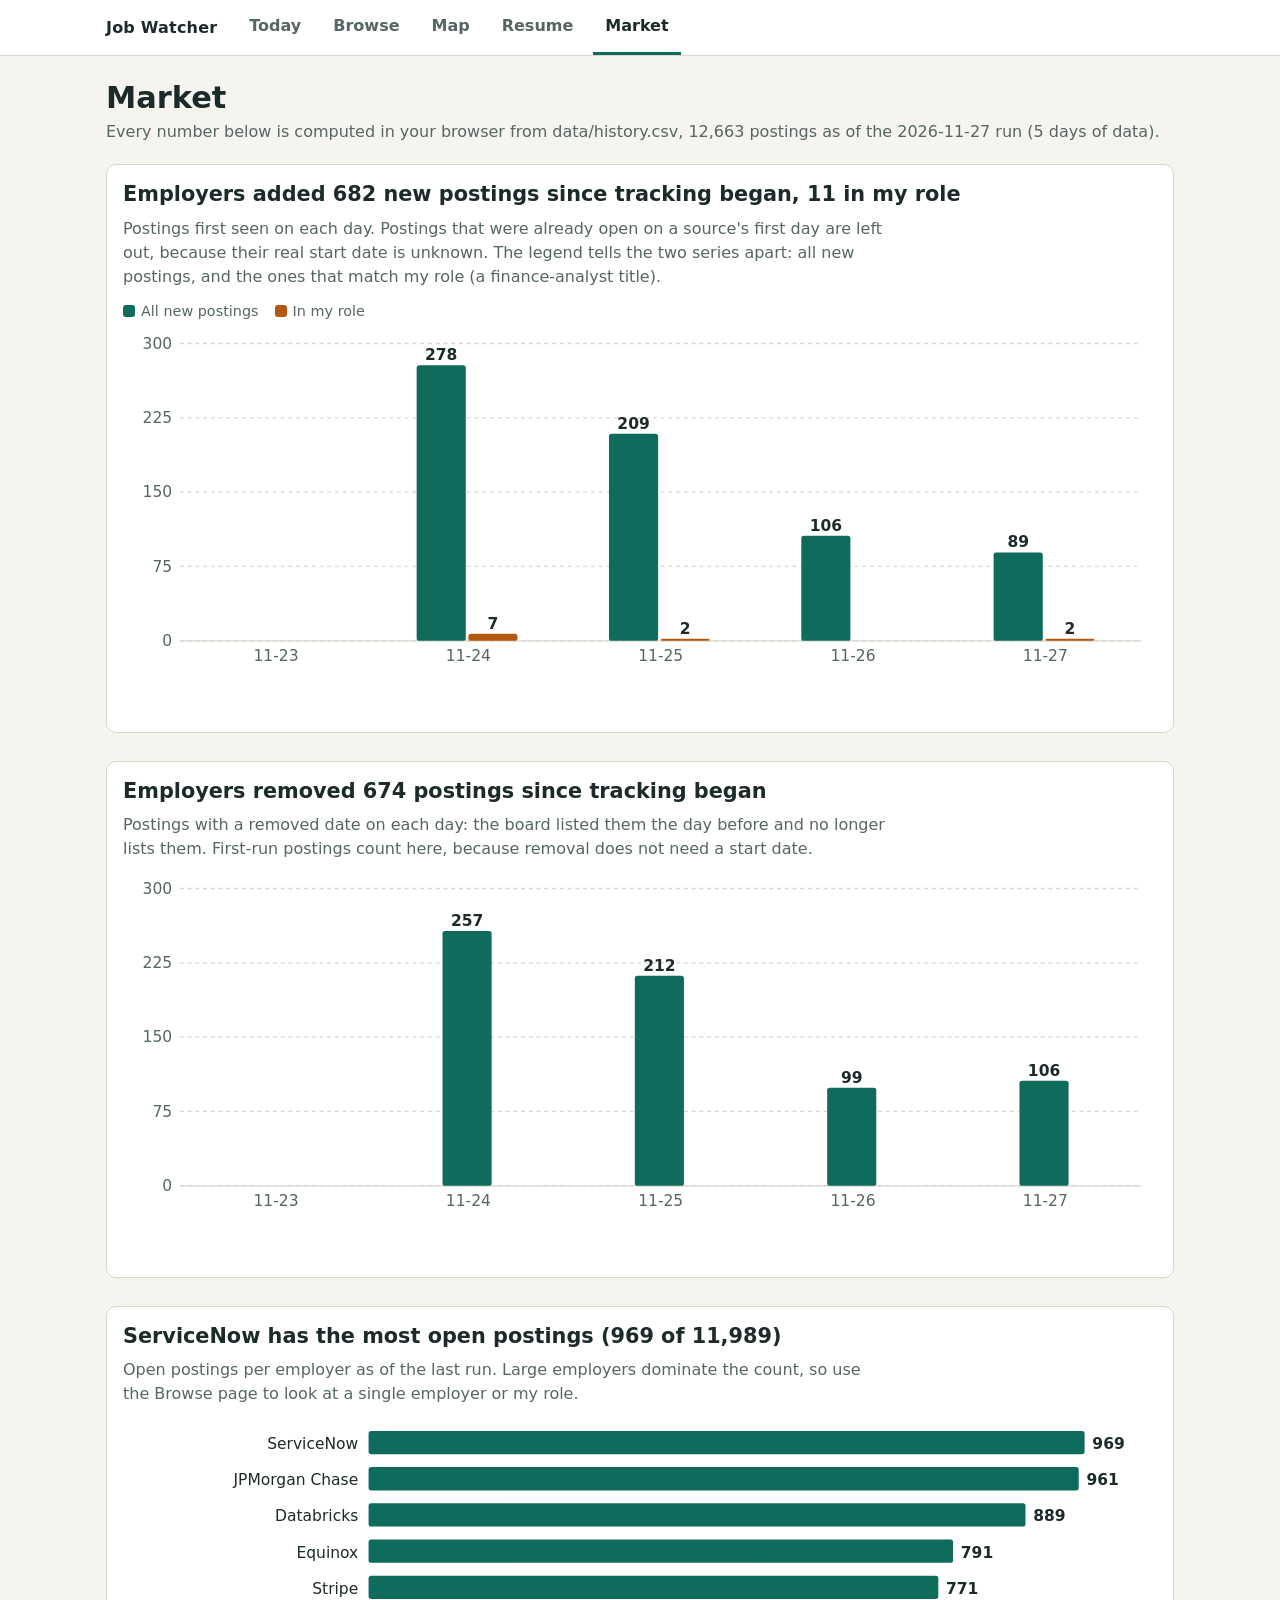
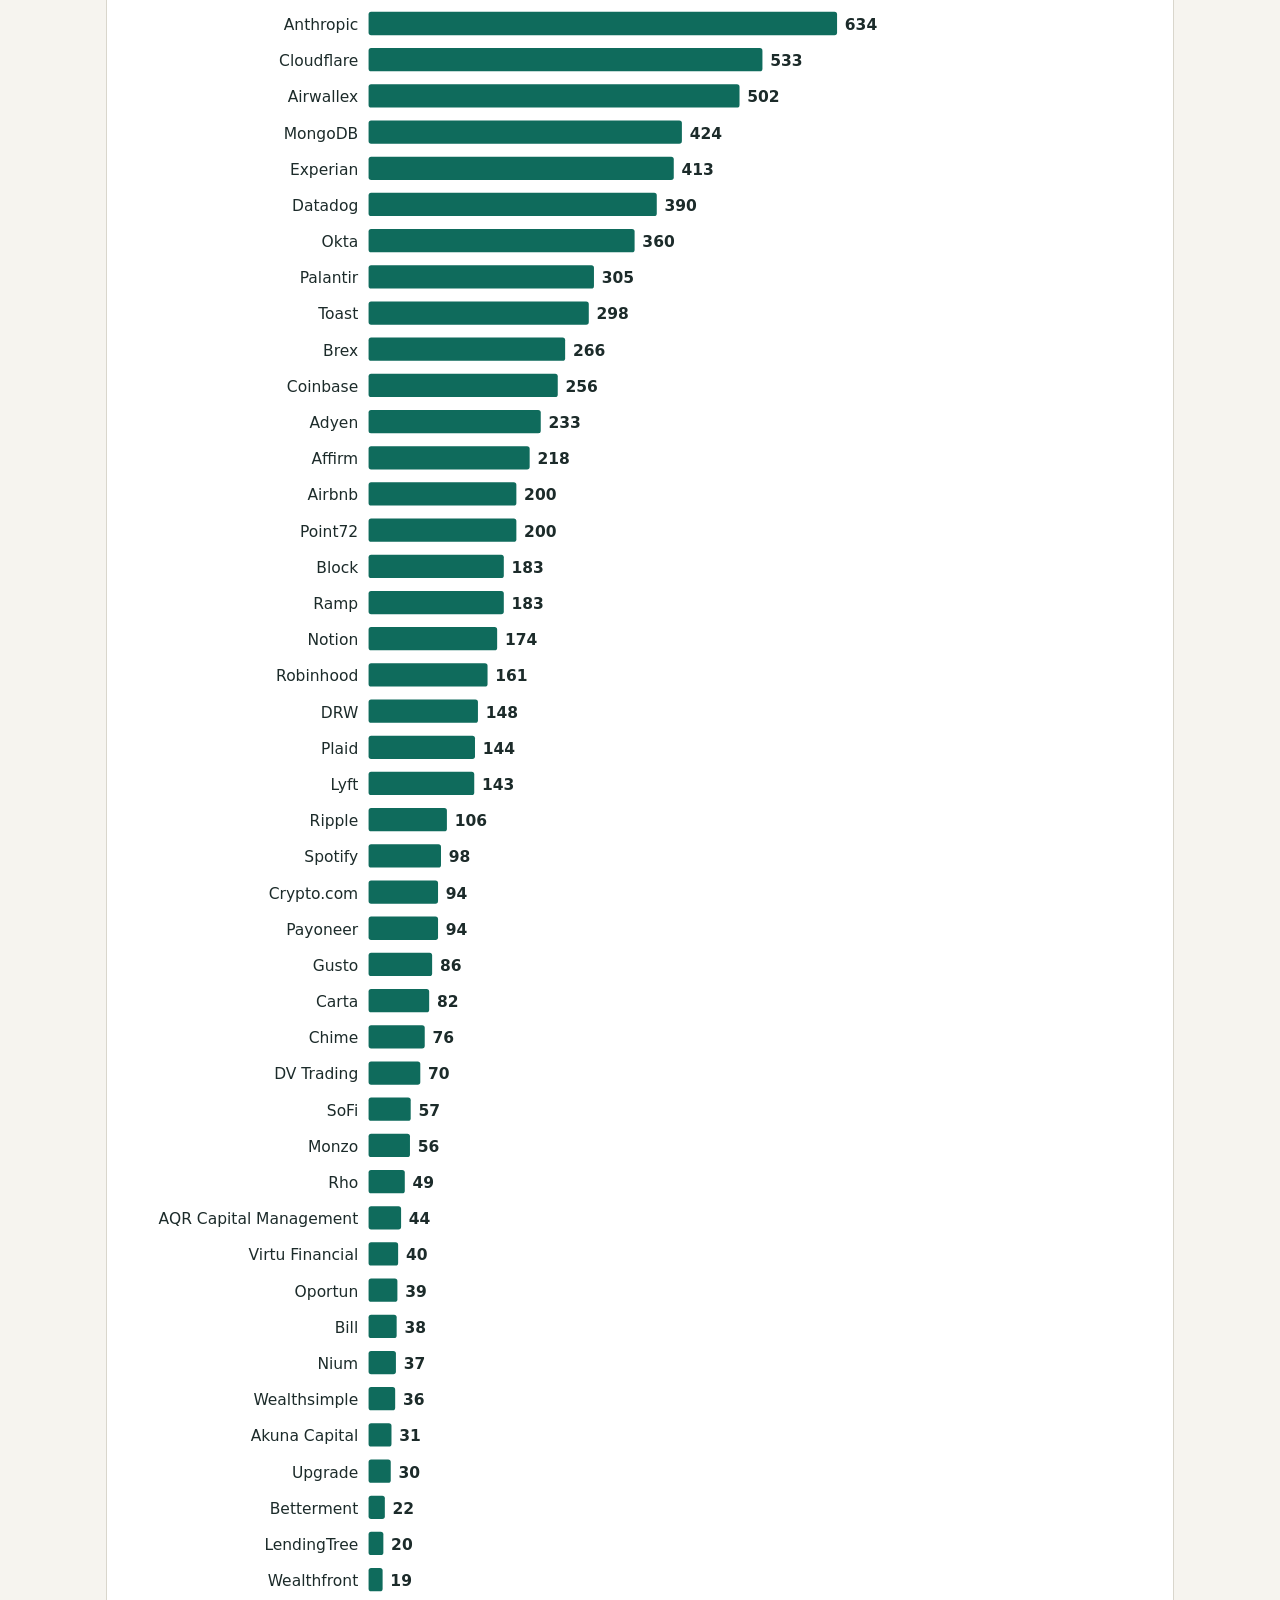
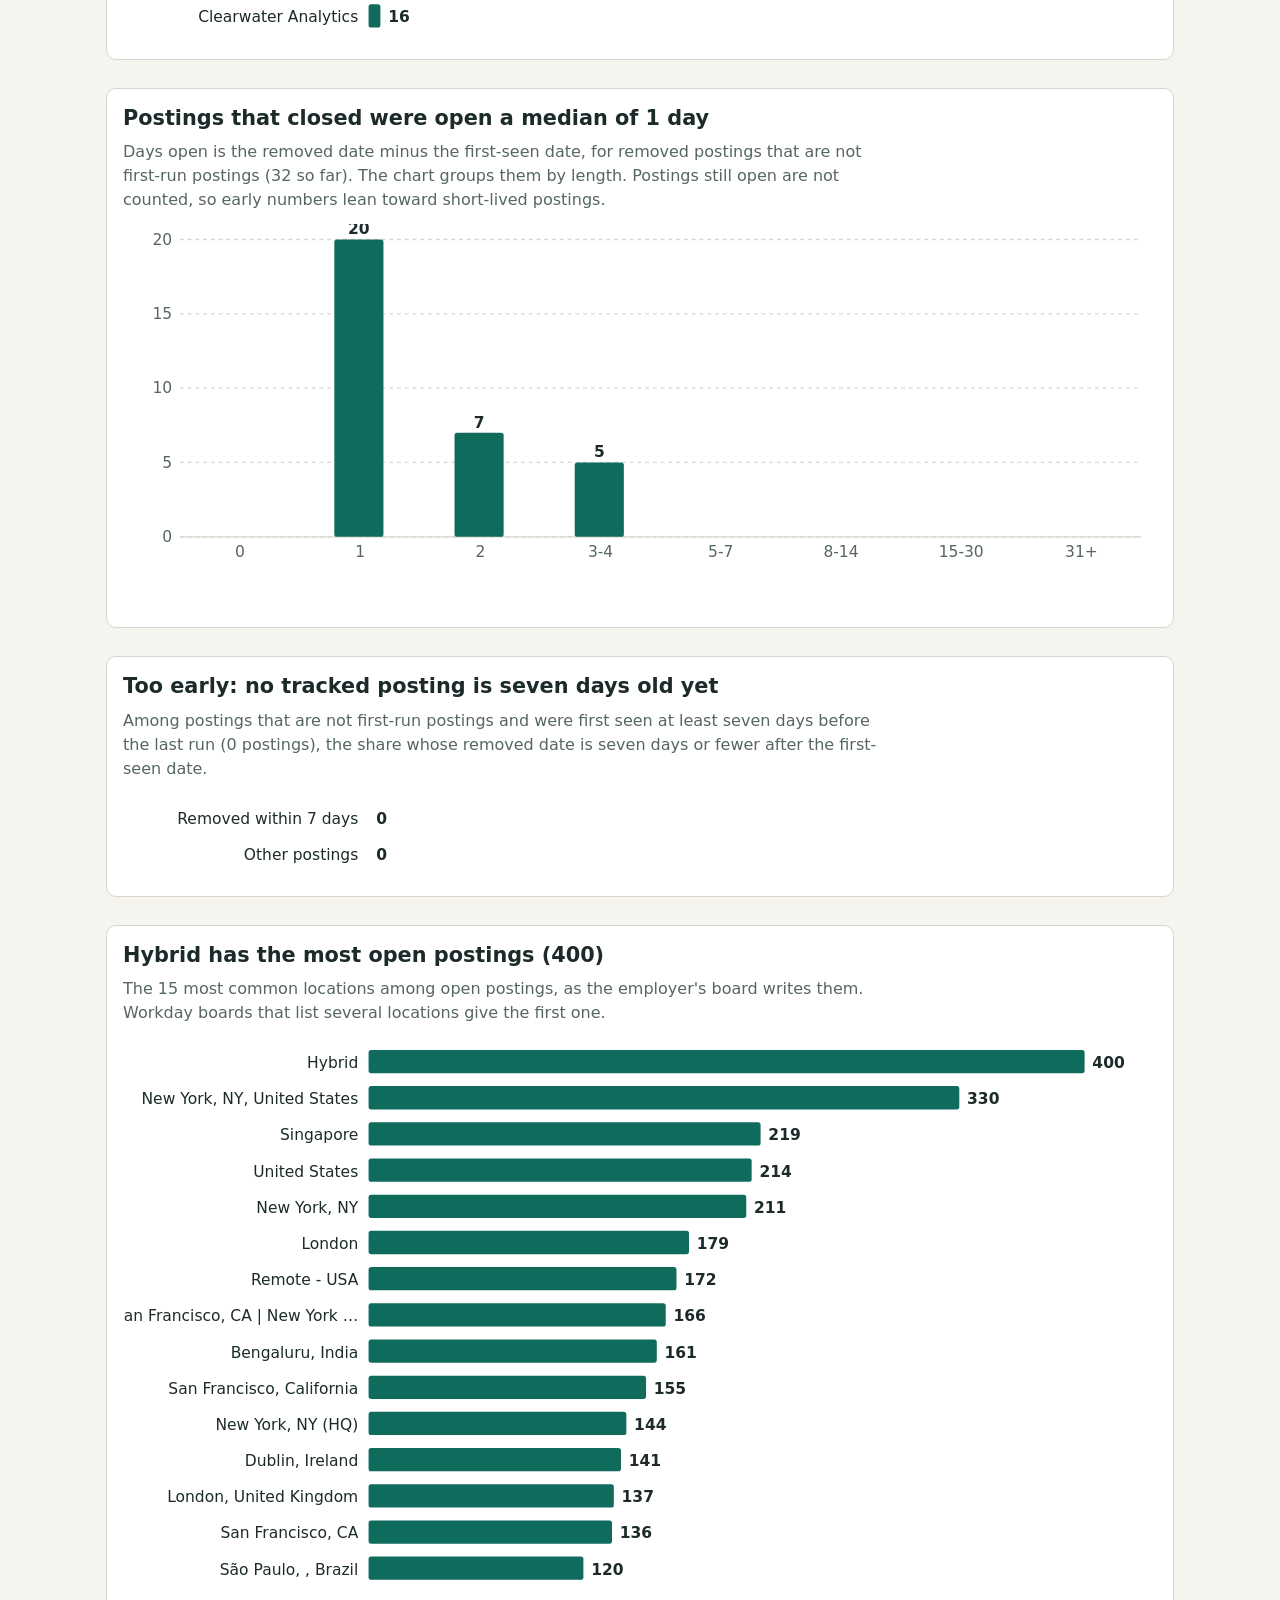
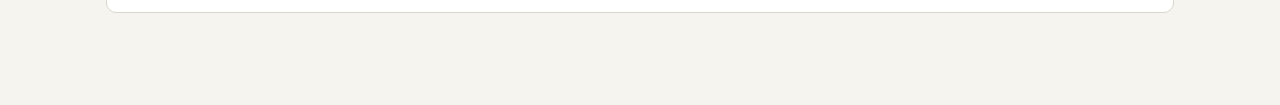
<file: market.html>
<!doctype html>
<html lang="en">
<head>
  <meta charset="utf-8">
  <meta name="viewport" content="width=device-width, initial-scale=1">
  <title>Market · Job Watcher</title>
  <meta name="description" content="A report on the job-posting history the pipeline has built.">
  <meta name="theme-color" content="#0f6b5c">
  <link rel="manifest" href="manifest.webmanifest">
  <link rel="icon" href="icons/icon-192.png">
  <link rel="apple-touch-icon" href="icons/icon-192.png">
  <link rel="stylesheet" href="style.css">
</head>
<body>
  <div id="nav"></div>
  <main>
    <h1>Market</h1>
    <p class="sub" id="intro">Loading the history…</p>
    <div id="offline" class="banner" hidden>You are offline. This page shows the last data it loaded.</div>
    <div id="error" class="banner" hidden></div>
    <div id="report"></div>
  </main>

  <script src="app.js"></script>
  <script src="charts.js"></script>
  <script src="market-calc.js"></script>
  <script>
    JW.renderNav("market.html");
    JW.watchConnection();

    function section(id, heading, paragraph) {
      return '<section class="section card" aria-labelledby="h-' + id + '"><h2 id="h-' + id + '">' + JW.esc(heading) + "</h2>" +
        "<p>" + paragraph + '</p><div id="c-' + id + '"></div></section>';
    }
    function short(iso) { return iso.slice(5); }
    function plural(n, word) { return n.toLocaleString() + " " + word + (n === 1 ? "" : "s"); }
    function sum(a) { return a.reduce(function (x, y) { return x + y; }, 0); }

    JW.loadData().then(function (d) {
      var m = JWMarket.compute(d.rows, d.runDate);
      var days = d.status.days_with_success;
      var intro = document.getElementById("intro");
      intro.textContent ="Every number below is computed in your browser from data/history.csv, " +
        d.rows.length.toLocaleString() + " postings as of the " + d.runDate + " run (" + plural(days, "day") + " of data).";

      var totalNew = sum(m.newAll), totalNewRole = sum(m.newRole), totalRemoved = sum(m.removedPerDay);
      var html = [];

      /* 1 */
      html.push(section("new",
        totalNew ? "Employers added " + plural(totalNew, "new posting") + " since tracking began, " + totalNewRole + " in my role"
                 : "No new postings yet: the first run only sets the baseline",
        "Postings first seen on each day. Postings that were already open on a source's first day are left out, because their real start date is unknown. " +
        "The legend tells the two series apart: all new postings, and the ones that match my role (a finance-analyst title)."));
      /* 2 */
      html.push(section("removed",
        totalRemoved ? "Employers removed " + plural(totalRemoved, "posting") + " since tracking began" : "No postings have been removed yet",
        "Postings with a removed date on each day: the board listed them the day before and no longer lists them. " +
        "First-run postings count here, because removal does not need a start date."));
      /* 3 */
      var top = m.perEmployer[0];
      html.push(section("employer",
        top ? top[0] + " has the most open postings (" + top[1].toLocaleString() + " of " + m.openTotal.toLocaleString() + ")" : "No open postings",
        "Open postings per employer as of the last run. Large employers dominate the count, so use the Browse page to look at a single employer or my role."));
      /* 4 */
      html.push(section("days",
        m.daysOpen.length ? "Postings that closed were open a median of " + m.daysOpenMedian + (m.daysOpenMedian === 1 ? " day" : " days")
                          : "No tracked posting has closed yet, so there is no median",
        "Days open is the removed date minus the first-seen date, for removed postings that are not first-run postings (" +
        m.daysOpen.length.toLocaleString() + " so far). The chart groups them by length. Postings still open are not counted, " +
        "so early numbers lean toward short-lived postings."));
      /* 5 */
      html.push(section("share",
        m.shareRemovedWithin7 === null ? "Too early: no tracked posting is seven days old yet"
          : Math.round(m.shareRemovedWithin7 * 100) + "% of postings were removed within seven days",
        "Among postings that are not first-run postings and were first seen at least seven days before the last run (" +
        m.shareDenominator.toLocaleString() + " postings), the share whose removed date is seven days or fewer after the first-seen date" +
        (m.shareRemovedWithin7 === null ? "." : ": " + m.shareNumerator.toLocaleString() + " of " + m.shareDenominator.toLocaleString() + ".")));
      /* 6 */
      var loc = m.topLocations[0];
      html.push(section("loc",
        loc ? loc[0] + " has the most open postings (" + loc[1].toLocaleString() + ")" : "No open postings",
        "The 15 most common locations among open postings, as the employer's board writes them. " +
        "Workday boards that list several locations give the first one."));
      document.getElementById("report").innerHTML = html.join("");

      var dateLabels = m.dates.map(short);
      JWCharts.bars(document.getElementById("c-new"), {
        labels: dateLabels,
        series: [{ name: "All new postings", values: m.newAll }, { name: "New postings in my role", values: m.newRole }],
      }, "New postings per day, all and in my role");
      document.getElementById("c-new").insertAdjacentHTML("afterbegin",
        '<div class="legend"><span><i class="a"></i>All new postings</span><span><i class="b"></i>In my role</span></div>');
      JWCharts.bars(document.getElementById("c-removed"), {
        labels: dateLabels, series: [{ name: "Removed postings", values: m.removedPerDay }],
      }, "Removed postings per day");
      JWCharts.hbars(document.getElementById("c-employer"), {
        labels: m.perEmployer.map(function (e) { return e[0]; }), values: m.perEmployer.map(function (e) { return e[1]; }),
      }, "Open postings per employer");
      JWCharts.bars(document.getElementById("c-days"), {
        labels: m.bucketLabels, series: [{ name: "Removed postings", values: m.histogram }],
      }, "Days open for removed postings");
      JWCharts.hbars(document.getElementById("c-share"), {
        labels: ["Removed within 7 days", "Other postings"],
        values: [m.shareNumerator, m.shareDenominator - m.shareNumerator],
      }, "Postings removed within seven days versus others");
      JWCharts.hbars(document.getElementById("c-loc"), {
        labels: m.topLocations.map(function (e) { return e[0]; }), values: m.topLocations.map(function (e) { return e[1]; }),
      }, "Top locations among open postings");
    }).catch(function (e) {
      document.getElementById("intro").textContent = "No data yet.";
      var box = document.getElementById("error"); box.hidden = false; box.textContent = "Could not load the data files: " + e.message;
    });
  </script>
</body>
</html>
</file>
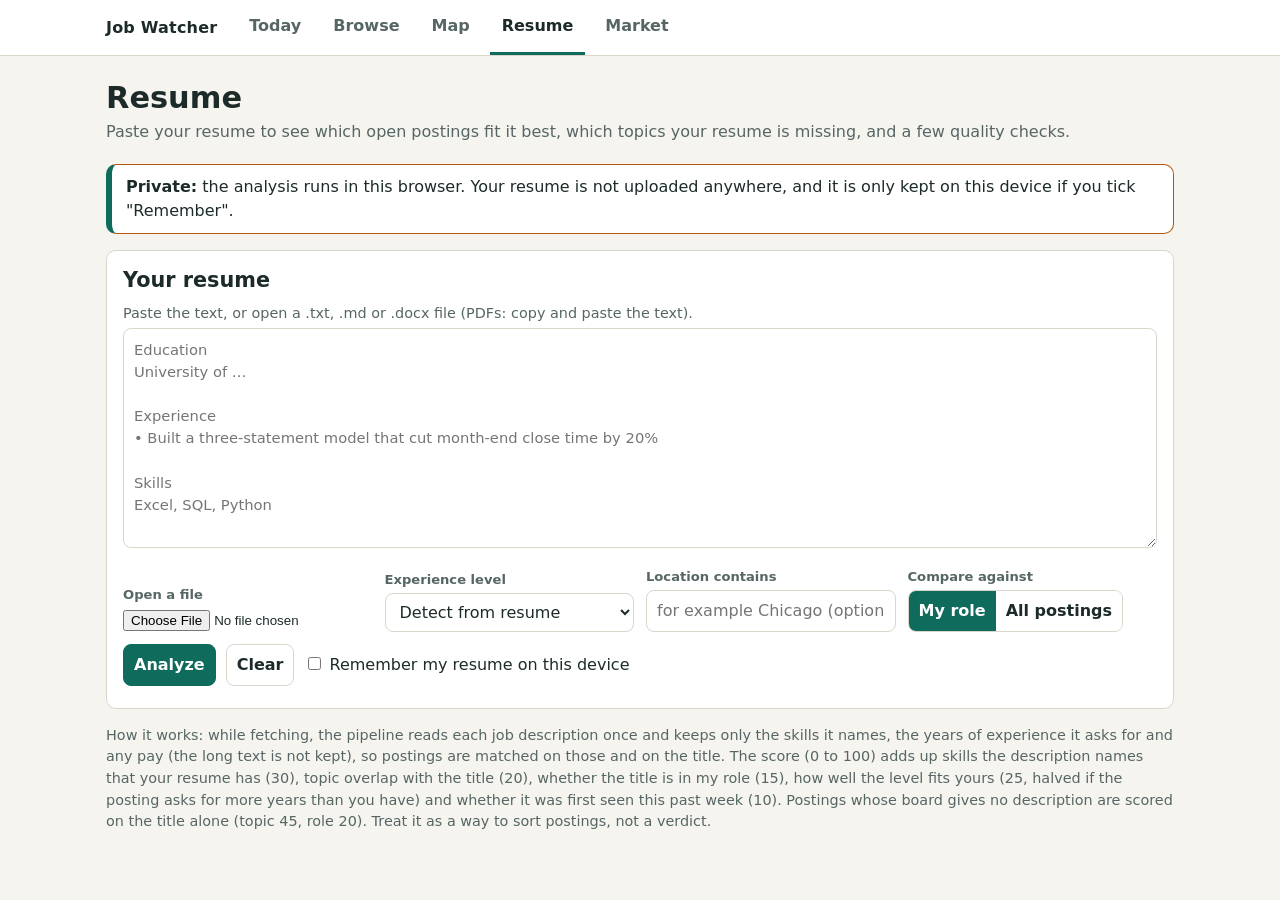
<file: resume.html>
<!doctype html>
<html lang="en">
<head>
  <meta charset="utf-8">
  <meta name="viewport" content="width=device-width, initial-scale=1">
  <title>Resume · Job Watcher</title>
  <meta name="description" content="Match a resume to the open postings the job watcher is tracking.">
  <meta name="theme-color" content="#0f6b5c">
  <link rel="manifest" href="manifest.webmanifest">
  <link rel="icon" href="icons/icon-192.png">
  <link rel="apple-touch-icon" href="icons/icon-192.png">
  <link rel="stylesheet" href="style.css">
  <style>
    textarea { width: 100%; min-height: 220px; font: inherit; font-size: 0.92rem; color: var(--ink); background: var(--surface);
      border: 1px solid var(--line); border-radius: 8px; padding: 10px; resize: vertical; }
    .chips { display: flex; flex-wrap: wrap; gap: 8px; margin: 6px 0 0; padding: 0; list-style: none; }
    .chips li { border: 1px solid var(--line); border-radius: 999px; padding: 2px 12px; font-size: 0.9rem; background: var(--surface); }
    .chips.gap li { border-color: var(--accent-2); }
    .score { display: inline-block; min-width: 2.6rem; text-align: center; font-weight: 800; border: 2px solid var(--accent); border-radius: 8px; padding: 2px 6px; }
    .actions { display: flex; gap: 10px; flex-wrap: wrap; align-items: center; margin-top: 12px; }
    .primary { background: var(--accent); color: var(--accent-ink); border-color: var(--accent); }
    .check { padding: 4px 0; }
    .check b { display: inline-block; min-width: 3.4rem; }
    h3 { font-size: 1.05rem; margin: 18px 0 4px; }
    .hint { color: var(--muted); font-size: 0.9rem; margin: 6px 0 0; }
  </style>
</head>
<body>
  <div id="nav"></div>
  <main>
    <h1>Resume</h1>
    <p class="sub">Paste your resume to see which open postings fit it best, which topics your resume is missing, and a few quality checks.</p>
    <div id="offline" class="banner" hidden>You are offline. This page works from the last data it loaded.</div>
    <div id="error" class="banner" hidden></div>
    <div class="banner" style="border-left-color: var(--accent)">
      <strong>Private:</strong> the analysis runs in this browser. Your resume is not uploaded anywhere, and it is only kept on this device if you tick "Remember".
    </div>

    <section class="card" aria-labelledby="in-h">
      <h2 id="in-h">Your resume</h2>
      <label for="text" class="hint" style="display:block;margin:0 0 4px">Paste the text, or open a .txt, .md or .docx file (PDFs: copy and paste the text).</label>
      <textarea id="text" spellcheck="false" placeholder="Education&#10;University of …&#10;&#10;Experience&#10;• Built a three-statement model that cut month-end close time by 20%&#10;&#10;Skills&#10;Excel, SQL, Python"></textarea>
      <div class="controls" style="margin-top:12px">
        <div><label for="file">Open a file</label><input type="file" id="file" accept=".txt,.md,.docx"></div>
        <div><label for="level">Experience level</label><select id="level"><option value="">Detect from resume</option></select></div>
        <div><label for="loc">Location contains</label><input type="text" id="loc" placeholder="for example Chicago (optional)"></div>
        <div>
          <label id="scope-l">Compare against</label>
          <div class="seg" role="group" aria-labelledby="scope-l">
            <button type="button" id="scope-role" aria-pressed="true">My role</button>
            <button type="button" id="scope-all" aria-pressed="false">All postings</button>
          </div>
        </div>
      </div>
      <div class="actions">
        <button type="button" id="go" class="primary">Analyze</button>
        <button type="button" id="clear">Clear</button>
        <label style="font-weight:400"><input type="checkbox" id="remember"> Remember my resume on this device</label>
      </div>
      <p id="msg" class="hint" aria-live="polite"></p>
    </section>

    <div id="results" hidden>
      <section class="card" aria-labelledby="sum-h">
        <h2 id="sum-h">What the resume shows</h2>
        <p id="level-line" class="empty"></p>
        <h3>Topics covered</h3><ul class="chips" id="topics"></ul>
        <h3>Tools found</h3><ul class="chips" id="tools"></ul>
      </section>

      <section class="card" aria-labelledby="match-h">
        <h2 id="match-h">Best matching open postings</h2>
        <p class="hint" id="match-note"></p>
        <div id="matches"></div>
      </section>

      <section class="card" aria-labelledby="gap-h">
        <h2 id="gap-h">What the postings ask for</h2>
        <p class="hint">Skills come from the posting descriptions (counted in how many of the compared postings each appears); topics come from the titles.</p>
        <h3>Skills the postings name that your resume does not</h3><ul class="chips gap" id="skill-gaps"></ul>
        <h3>Skills the postings name that your resume has</h3><ul class="chips" id="skill-strengths"></ul>
        <h3>Topics in the titles that your resume does not cover</h3><ul class="chips gap" id="gaps"></ul>
        <h3>Topics in the titles that your resume covers</h3><ul class="chips" id="strengths"></ul>
      </section>

      <section class="card" aria-labelledby="chk-h">
        <h2 id="chk-h">Quality checks</h2>
        <div id="checks"></div>
      </section>
    </div>

    <p class="hint">How it works: while fetching, the pipeline reads each job description once and keeps only the skills it names, the years of experience it asks for and any pay (the long text is not kept), so postings are matched on those and on the title. The score (0 to 100) adds up skills the description names that your resume has (30), topic overlap with the title (20), whether the title is in my role (15), how well the level fits yours (25, halved if the posting asks for more years than you have) and whether it was first seen this past week (10). Postings whose board gives no description are scored on the title alone (topic 45, role 20). Treat it as a way to sort postings, not a verdict.</p>
  </main>

  <script src="app.js"></script>
  <script src="resume-calc.js"></script>
  <script>
    JW.renderNav("resume.html");
    JW.watchConnection();
    var $ = function (id) { return document.getElementById(id); };
    var KEY = "jobwatcher.resume", scopeRole = true, data = null, skillList = [];

    JWResume.LEVELS.forEach(function (l) {
      $("level").insertAdjacentHTML("beforeend", '<option value="' + l + '">' + JWResume.LEVEL_LABEL[l] + "</option>");
    });
    function setScope(role) {
      scopeRole = role;
      $("scope-role").setAttribute("aria-pressed", role);
      $("scope-all").setAttribute("aria-pressed", !role);
    }
    $("scope-role").onclick = function () { setScope(true); };
    $("scope-all").onclick = function () { setScope(false); };

    function chips(el, items, empty) {
      el.innerHTML = items.length ? items.map(function (t) { return "<li>" + JW.esc(t) + "</li>"; }).join("") : '<li class="empty">' + empty + "</li>";
    }

    function run() {
      var text = $("text").value.trim();
      if (!data) { $("msg").textContent = "The postings are still loading."; return; }
      if (text.split(/\s+/).length < 30) { $("msg").textContent = "Paste a fuller resume first (at least a few lines)."; return; }
      $("msg").textContent = "";
      try {
        if ($("remember").checked) localStorage.setItem(KEY, text); else localStorage.removeItem(KEY);
      } catch (e) { /* storage blocked */ }

      var loc = $("loc").value.trim().toLowerCase();
      var pool = data.open.filter(function (r) {
        return (!scopeRole || r.in_role) && (!loc || r.location.toLowerCase().indexOf(loc) !== -1);
      });
      var result = JWResume.analyze(text, pool, { level: $("level").value || undefined, today: data.runDate, limit: 25, skills: skillList });

      $("results").hidden = false;
      $("level-line").textContent = "Treated as: " + JWResume.LEVEL_LABEL[result.profile.level] +
        ($("level").value ? " (set by you)." : " (detected from the resume; change it above if that is wrong).");
      chips($("topics"), result.topics.map(function (t) { return t.label; }), "No finance topics recognized. Check that the text pasted correctly.");
      chips($("tools"), result.tools, "None of the common tools were found.");

      $("match-note").textContent = "Compared with " + result.considered.toLocaleString() + " open postings" +
        (scopeRole ? " in my role" : "") + (loc ? " with a location containing “" + $("loc").value.trim() + "”" : "") + ". Showing the top " + result.matches.length + ".";
      var saved = JW.shortlist.ids();
      $("matches").innerHTML = result.matches.length ? result.matches.map(function (m) {
        var p = m.posting, on = saved.indexOf(p.posting_id) !== -1;
        var matchedLabels = result.topics.filter(function (t) { return m.matched.indexOf(t.id) !== -1; }).map(function (t) { return t.label; });
        var names = result.skillNames;
        var line = [matchedLabels.length ? "Title matches: " + matchedLabels.join(", ") : "No topic match in the title",
                    "level: " + m.level + (m.tooSenior ? " (asks for " + p.min_years + "+ years)" : "")].join(" \u00b7 ");
        var skillLine = (m.skillsMatched.length ? "Your skills it names: " + m.skillsMatched.map(function (id) { return names[id] || id; }).join(", ") : "") +
          (m.skillsMissing.length ? (m.skillsMatched.length ? " \u00b7 " : "") + "Missing: " + m.skillsMissing.slice(0, 4).map(function (id) { return names[id] || id; }).join(", ") : "");
        var pay = JW.formatPay(p);
        return '<div class="job"><button type="button" class="star" data-id="' + JW.esc(p.posting_id) + '" aria-pressed="' + on +
          '" aria-label="' + (on ? "Remove from shortlist: " : "Add to shortlist: ") + JW.esc(p.title) + '">' + (on ? "★" : "☆") + "</button>" +
          '<div><div class="title"><span class="score" aria-label="Match score">' + m.score + "</span> " + JW.esc(p.title) +
          (p.in_role ? ' <span class="badge role">my role</span>' : "") + "</div>" +
          '<div class="meta">' + JW.esc([p.employer, p.location].filter(Boolean).join(" · ")) + "</div>" +
          '<div class="meta">' + JW.esc(line) + "</div>" +
          (skillLine ? '<div class="meta">' + JW.esc(skillLine) + "</div>" : "") +
          (pay ? '<div class="meta">Pay: ' + JW.esc(pay) + "</div>" : "") + "</div>" +
          '<a class="apply" href="' + JW.esc(p.url) + '" target="_blank" rel="noopener">Apply</a></div>';
      }).join("") : '<p class="empty">No open postings match those filters.</p>';

      chips($("skill-gaps"), result.skillGaps.map(function (g) { return g.label + " (" + g.count + ")"; }), "No skills data for these postings yet.");
      chips($("skill-strengths"), result.skillStrengths.map(function (g) { return g.label + " (" + g.count + ")"; }), "None of the skills these postings name appear in your resume.");
      chips($("gaps"), result.gaps.map(function (g) { return g.label + " (" + g.count + (g.count === 1 ? " title)" : " titles)"); }), "Nothing missing among the topics in these titles.");
      chips($("strengths"), result.strengths.map(function (g) { return g.label + " (" + g.count + (g.count === 1 ? " title)" : " titles)"); }), "None of the topics in these titles appear in your resume.");
      $("checks").innerHTML = result.checks.map(function (c) {
        return '<div class="check"><b>' + (c.ok ? "Pass" : "Check") + "</b> " + JW.esc(c.text) + "</div>";
      }).join("");
    }

    $("go").onclick = run;
    $("clear").onclick = function () {
      $("text").value = ""; $("results").hidden = true; $("msg").textContent = "";
      try { localStorage.removeItem(KEY); } catch (e) { /* ignore */ }
      $("remember").checked = false;
    };
    $("matches").addEventListener("click", function (e) {
      var b = e.target.closest(".star");
      if (!b) return;
      var on = JW.shortlist.toggle(b.getAttribute("data-id"));
      b.setAttribute("aria-pressed", on); b.textContent = on ? "★" : "☆";
    });
    $("file").onchange = function () {
      var f = this.files[0];
      if (!f) return;
      var done = function (text) { $("text").value = text; $("msg").textContent = "Loaded " + f.name + ". Press Analyze."; };
      if (/\.docx$/i.test(f.name)) {
        JWResume.readDocx(f).then(done).catch(function (e) { $("msg").textContent = e.message; });
      } else {
        f.text().then(done);
      }
    };

    try {
      var kept = localStorage.getItem(KEY);
      if (kept) { $("text").value = kept; $("remember").checked = true; }
    } catch (e) { /* storage blocked */ }

    Promise.all([JW.loadData(), JW.getSkills()]).then(function (all) {
      var d = all[0];
      skillList = all[1];
      d.open = d.rows.filter(function (r) { return r.status === "open"; });
      data = d;
      if ($("text").value.trim()) run();
    }).catch(function (e) {
      var box = $("error"); box.hidden = false; box.textContent = "Could not load the postings: " + e.message;
    });
  </script>
</body>
</html>
</file>
<file: style.css>
/* Job Watcher: one set of fonts and colors for all three pages. */

:root {
  --bg: #f6f4ef;
  --surface: #ffffff;
  --ink: #1c2b2a;
  --muted: #566664;
  --line: #d9d6cc;
  --accent: #0f6b5c;
  --accent-ink: #ffffff;
  --accent-2: #b4580f;
  --ok: #1d6f46;
  --bad: #a83a25;
  --star: #b4580f;
  --font: ui-sans-serif, system-ui, -apple-system, "Segoe UI", Roboto, "Helvetica Neue", Arial, sans-serif;
  --radius: 10px;
}

@media (prefers-color-scheme: dark) {
  :root {
    --bg: #111918;
    --surface: #1a2423;
    --ink: #e8f0ee;
    --muted: #9fb2ae;
    --line: #2c3b39;
    --accent: #52c4a9;
    --accent-ink: #0b1514;
    --accent-2: #eda45f;
    --ok: #62cd92;
    --bad: #ee8b76;
    --star: #eda45f;
  }
}

* { box-sizing: border-box; }

html { -webkit-text-size-adjust: 100%; }

body {
  margin: 0;
  background: var(--bg);
  color: var(--ink);
  font-family: var(--font);
  font-size: 16px;
  line-height: 1.5;
}

a { color: var(--accent); }
a:hover { text-decoration-thickness: 2px; }

:focus-visible { outline: 3px solid var(--accent-2); outline-offset: 2px; }

/* ---------- navigation ---------- */
.nav {
  background: var(--surface);
  border-bottom: 1px solid var(--line);
  position: sticky;
  top: 0;
  z-index: 5;
}
.nav-inner {
  max-width: 1100px;
  margin: 0 auto;
  padding: 0 16px;
  display: flex;
  align-items: center;
  gap: 8px;
  flex-wrap: wrap;
}
.brand {
  font-weight: 700;
  letter-spacing: 0.2px;
  padding: 14px 12px 14px 0;
  color: var(--ink);
  text-decoration: none;
}
.nav a.tab {
  padding: 14px 12px;
  color: var(--muted);
  text-decoration: none;
  font-weight: 600;
  border-bottom: 3px solid transparent;
}
.nav a.tab:hover { color: var(--ink); }
.nav a.tab[aria-current="page"] { color: var(--ink); border-bottom-color: var(--accent); }

/* ---------- layout ---------- */
main { max-width: 1100px; margin: 0 auto; padding: 24px 16px 64px; }
h1 { font-size: 1.9rem; line-height: 1.2; margin: 0 0 4px; }
h2 { font-size: 1.3rem; line-height: 1.3; margin: 0 0 8px; }
.sub { color: var(--muted); margin: 0 0 20px; }
.banner {
  background: var(--surface);
  border: 1px solid var(--accent-2);
  border-left-width: 6px;
  border-radius: var(--radius);
  padding: 10px 14px;
  margin: 0 0 16px;
}
.banner[hidden] { display: none; }

.card {
  background: var(--surface);
  border: 1px solid var(--line);
  border-radius: var(--radius);
  padding: 16px;
  margin: 0 0 16px;
}

.stats {
  display: grid;
  grid-template-columns: repeat(4, 1fr);
  gap: 12px;
  margin: 0 0 16px;
}
.stat {
  background: var(--surface);
  border: 1px solid var(--line);
  border-radius: var(--radius);
  padding: 14px 16px;
}
.stat .n { font-size: 2rem; font-weight: 700; line-height: 1.1; }
.stat .l { color: var(--muted); font-size: 0.9rem; }

.cols { display: grid; grid-template-columns: 1fr 1fr; gap: 16px; align-items: start; }

/* ---------- tables and lists ---------- */
table { border-collapse: collapse; width: 100%; font-size: 0.95rem; }
th, td { text-align: left; padding: 7px 8px; border-bottom: 1px solid var(--line); vertical-align: top; }
th { font-size: 0.8rem; text-transform: uppercase; letter-spacing: 0.4px; color: var(--muted); }
td.num, th.num { text-align: right; font-variant-numeric: tabular-nums; }

.badge {
  display: inline-block;
  padding: 1px 8px;
  border-radius: 999px;
  font-size: 0.8rem;
  font-weight: 700;
  border: 1px solid currentColor;
}
.badge.ok { color: var(--ok); }
.badge.bad { color: var(--bad); }
.badge.role { color: var(--accent); }

.plist { list-style: none; margin: 0; padding: 0; }
.plist li { padding: 8px 0; border-bottom: 1px solid var(--line); }
.plist li:last-child { border-bottom: 0; }
.plist .meta { color: var(--muted); font-size: 0.88rem; }
.empty { color: var(--muted); margin: 0; }

button, select, input[type="search"], input[type="text"] {
  font: inherit;
  color: var(--ink);
  background: var(--surface);
  border: 1px solid var(--line);
  border-radius: 8px;
  padding: 8px 10px;
}
button { cursor: pointer; font-weight: 600; }
button:hover { border-color: var(--accent); }
.seg { display: inline-flex; border: 1px solid var(--line); border-radius: 8px; overflow: hidden; }
.seg button { border: 0; border-radius: 0; background: var(--surface); }
.seg button[aria-pressed="true"] { background: var(--accent); color: var(--accent-ink); }

/* ---------- browse ---------- */
.controls {
  display: grid;
  grid-template-columns: repeat(auto-fit, minmax(190px, 1fr));
  gap: 12px;
  align-items: end;
}
.controls label { display: block; font-size: 0.82rem; font-weight: 600; color: var(--muted); margin-bottom: 3px; }
.controls select, .controls input { width: 100%; }
.count { color: var(--muted); margin: 12px 0 8px; }
.job {
  display: grid;
  grid-template-columns: 40px 1fr auto;
  gap: 8px 12px;
  align-items: start;
  padding: 12px 0;
  border-bottom: 1px solid var(--line);
}
.job .title { font-weight: 650; }
.job .meta { color: var(--muted); font-size: 0.9rem; }
.star {
  font-size: 1.5rem;
  line-height: 1;
  padding: 4px 8px;
  border: 0;
  background: transparent;
  color: var(--muted);
}
.star[aria-pressed="true"] { color: var(--star); }
.apply {
  display: inline-block;
  padding: 7px 14px;
  border-radius: 8px;
  background: var(--accent);
  color: var(--accent-ink);
  font-weight: 700;
  text-decoration: none;
  white-space: nowrap;
}

/* ---------- market ---------- */
.section { margin: 0 0 28px; }
.section p { color: var(--muted); margin: 0 0 12px; max-width: 75ch; }
.chart { width: 100%; height: auto; display: block; }
.chart text { fill: var(--muted); font-family: var(--font); font-size: 12px; }
.chart .lbl { fill: var(--ink); }
.chart .val { fill: var(--ink); font-weight: 700; }
.chart .axis { stroke: var(--line); stroke-width: 1; }
.chart .grid { stroke: var(--line); stroke-width: 1; stroke-dasharray: 3 3; }
.chart .bar-a { fill: var(--accent); }
.chart .bar-b { fill: var(--accent-2); }
.legend { display: flex; gap: 16px; font-size: 0.9rem; color: var(--muted); margin: 0 0 6px; }
.legend i { display: inline-block; width: 12px; height: 12px; border-radius: 3px; margin-right: 6px; vertical-align: -1px; }
.legend .a { background: var(--accent); }
.legend .b { background: var(--accent-2); }

@media (max-width: 760px) {
  .stats { grid-template-columns: repeat(2, 1fr); }
  .cols { grid-template-columns: 1fr; }
  .job { grid-template-columns: 36px 1fr; }
  .job .apply { grid-column: 2; justify-self: start; }
}
</file>
